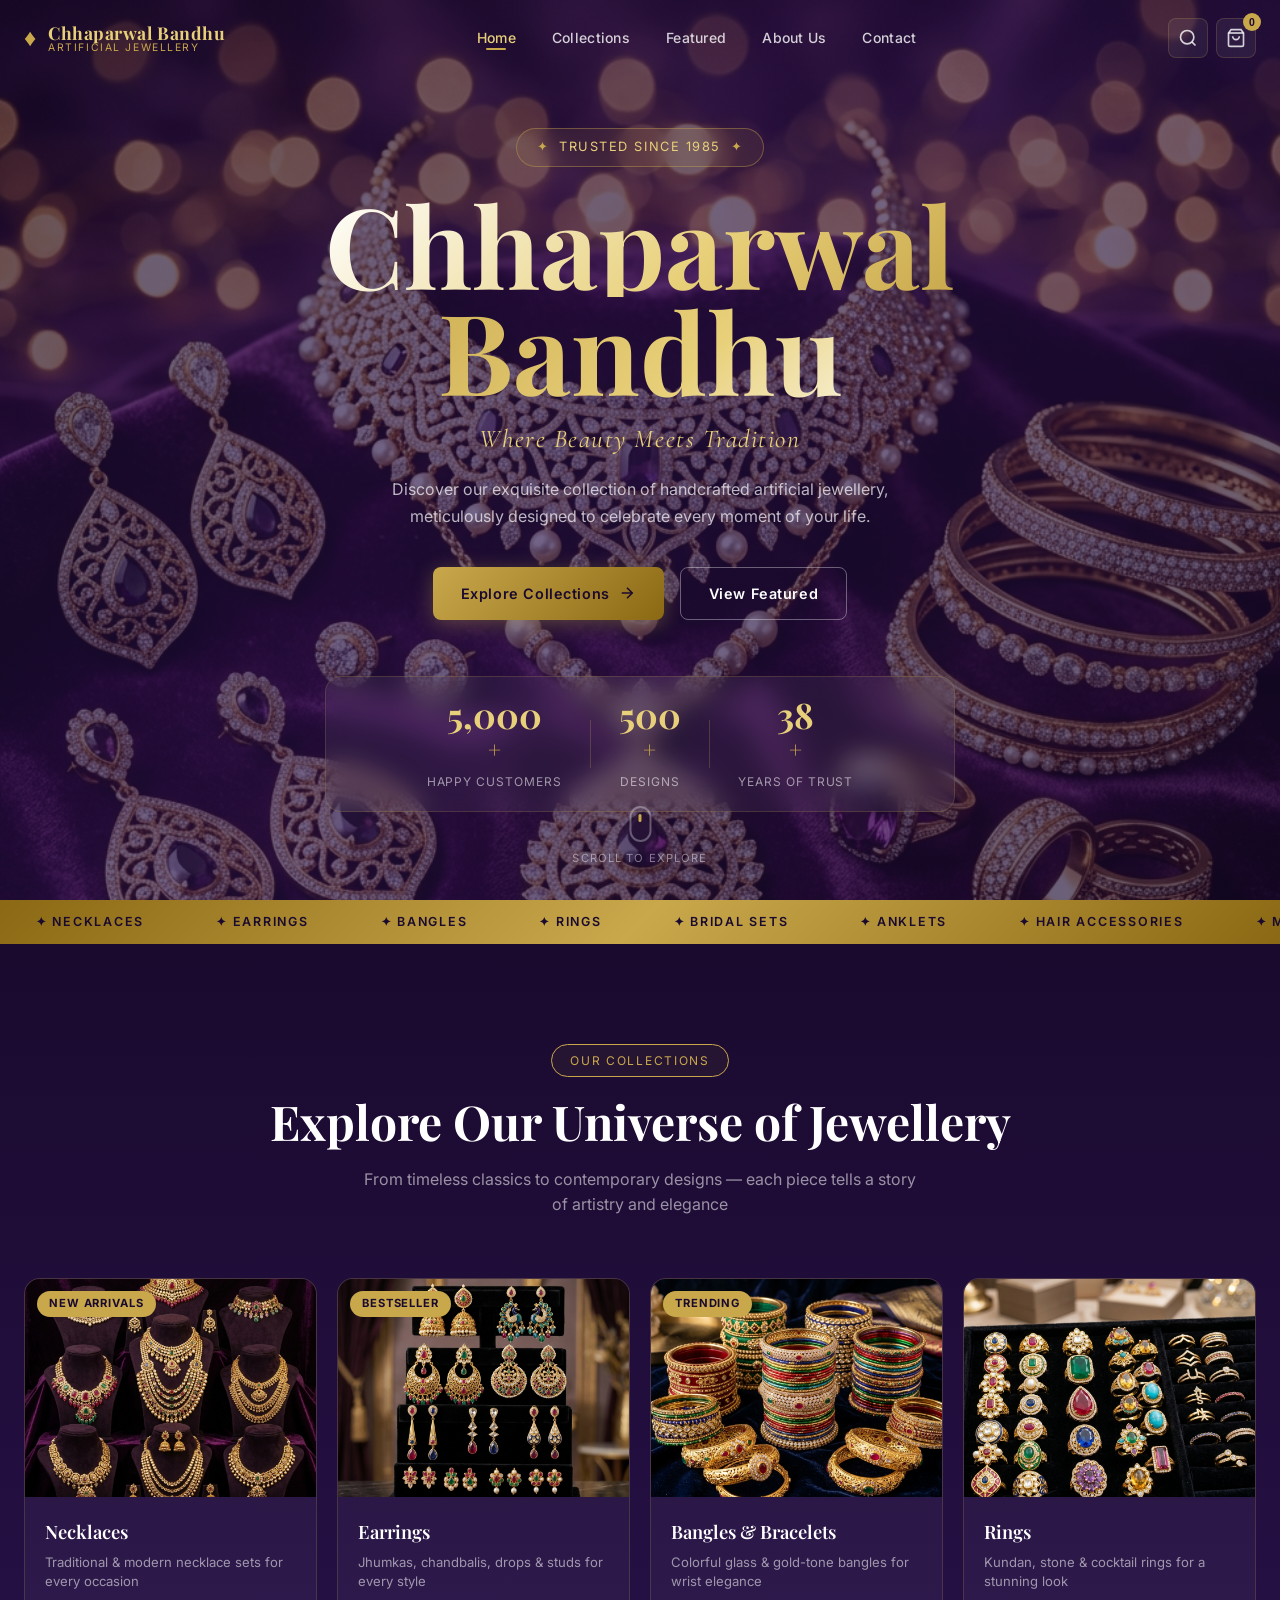
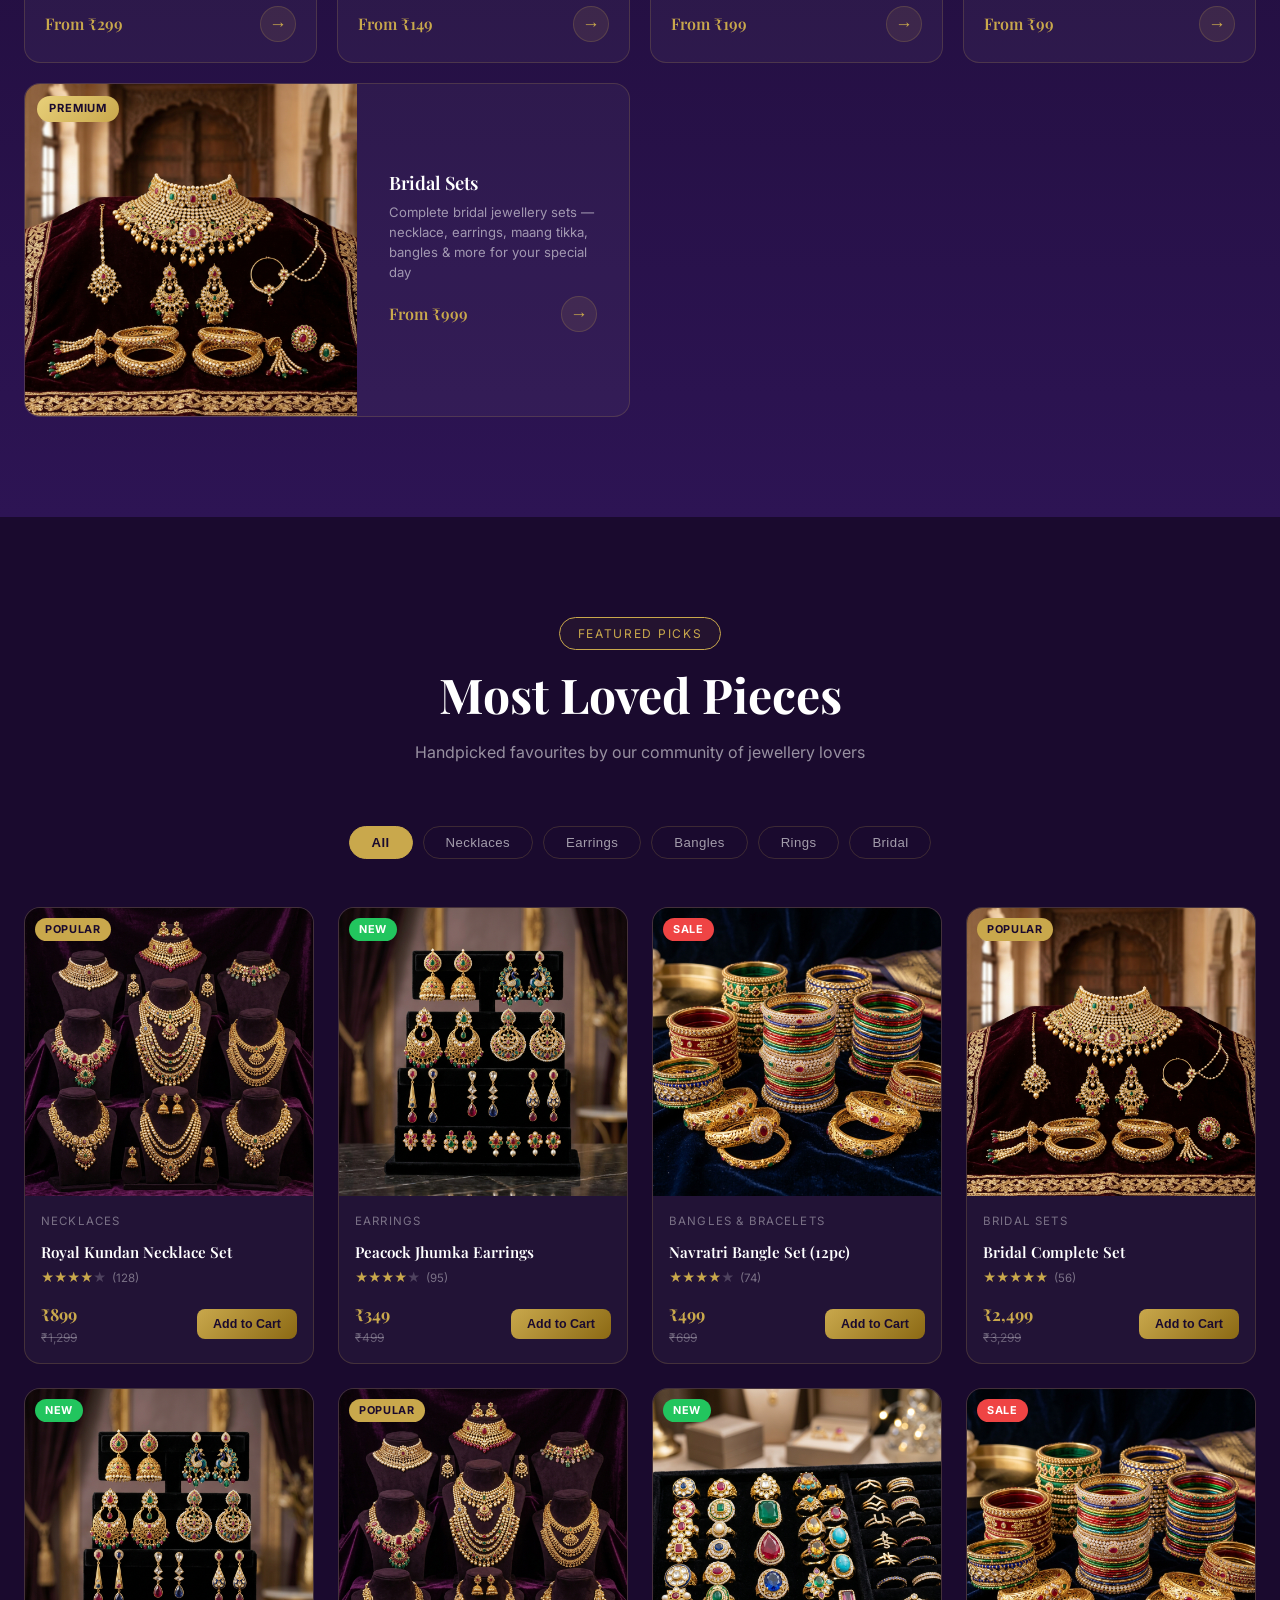
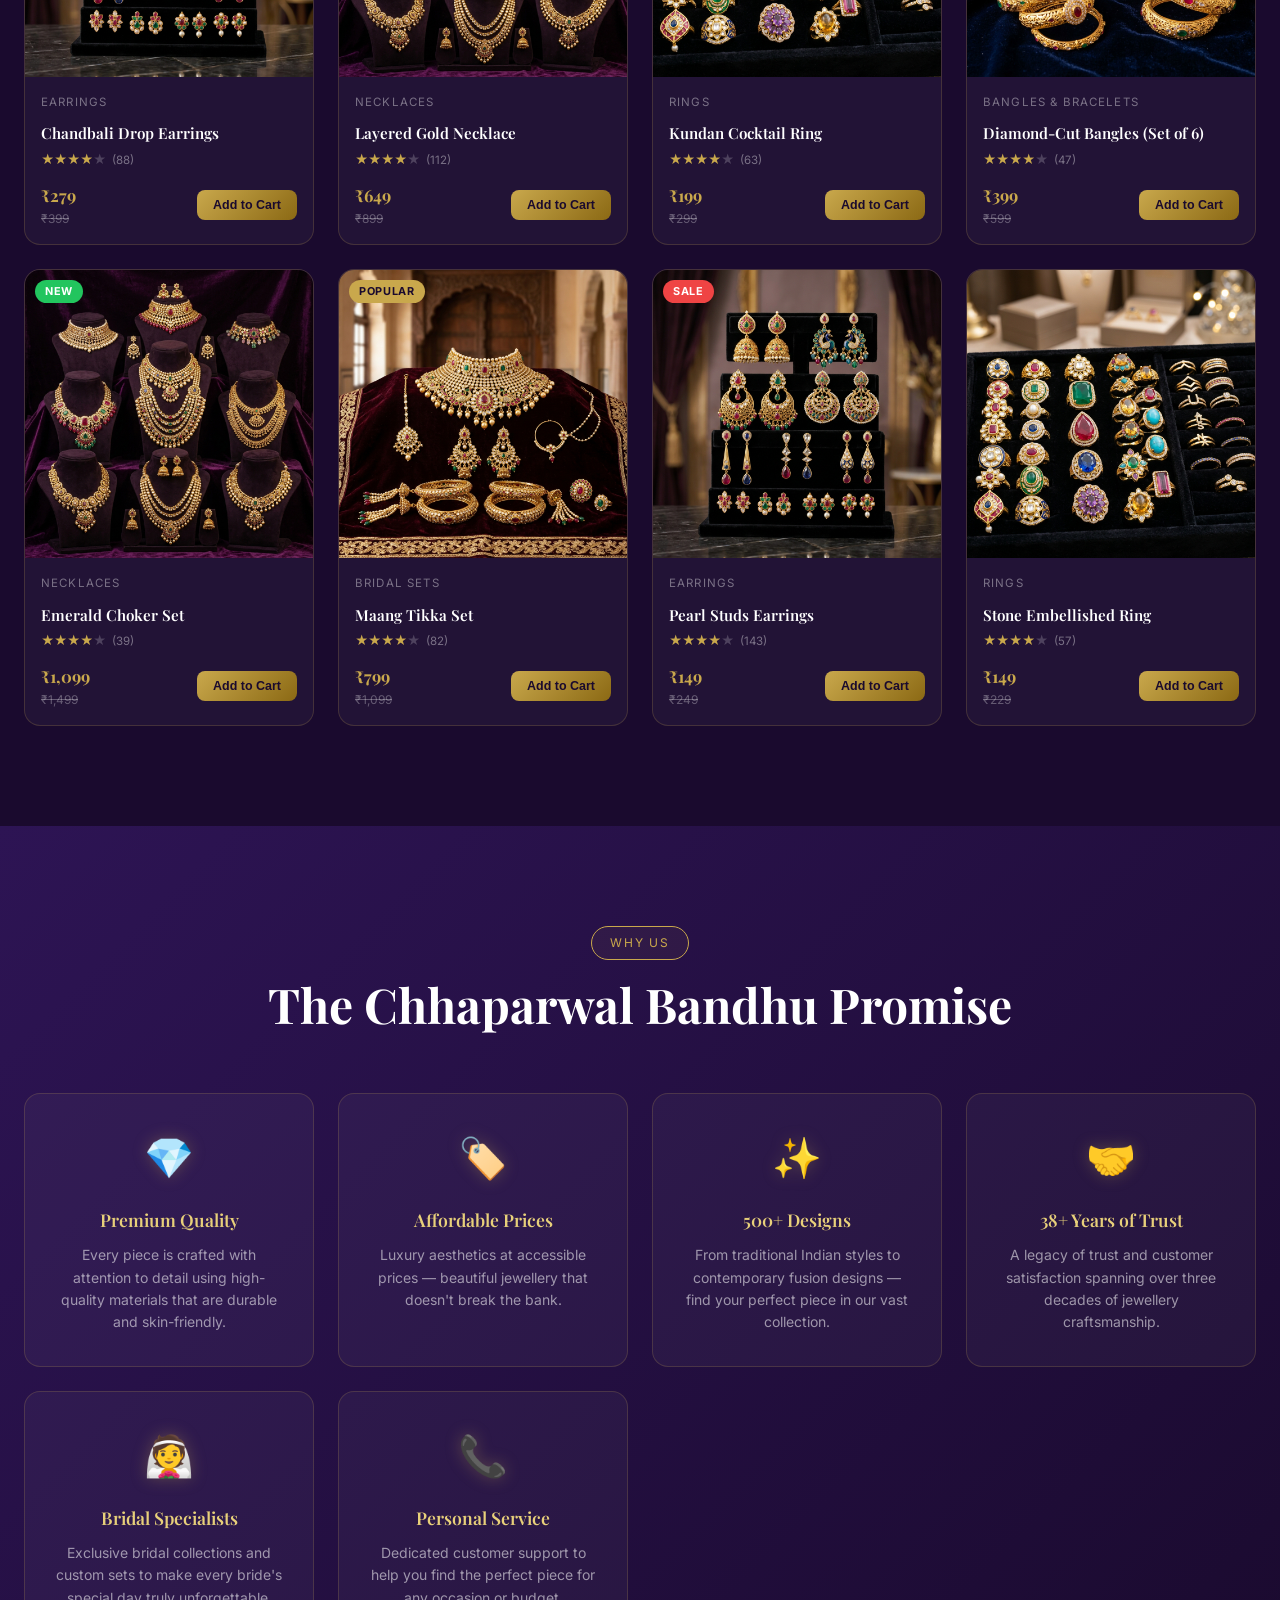
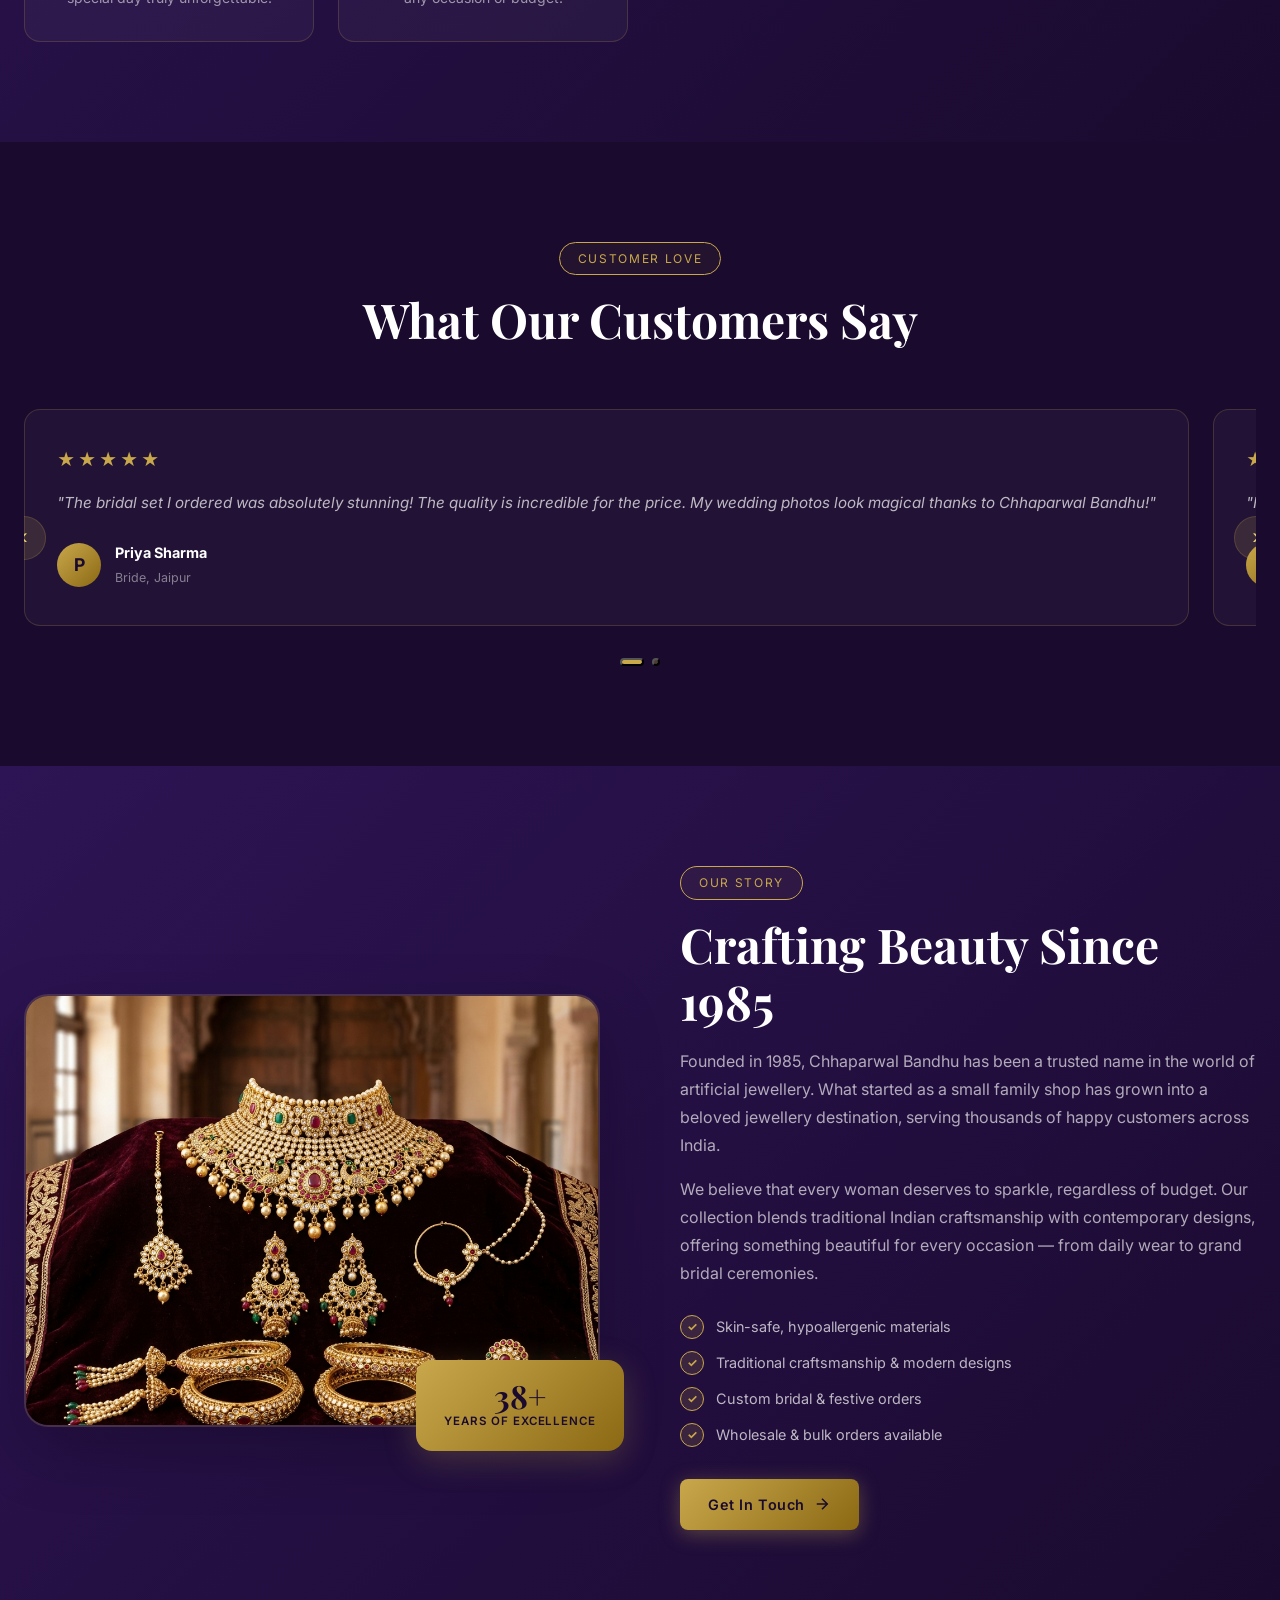
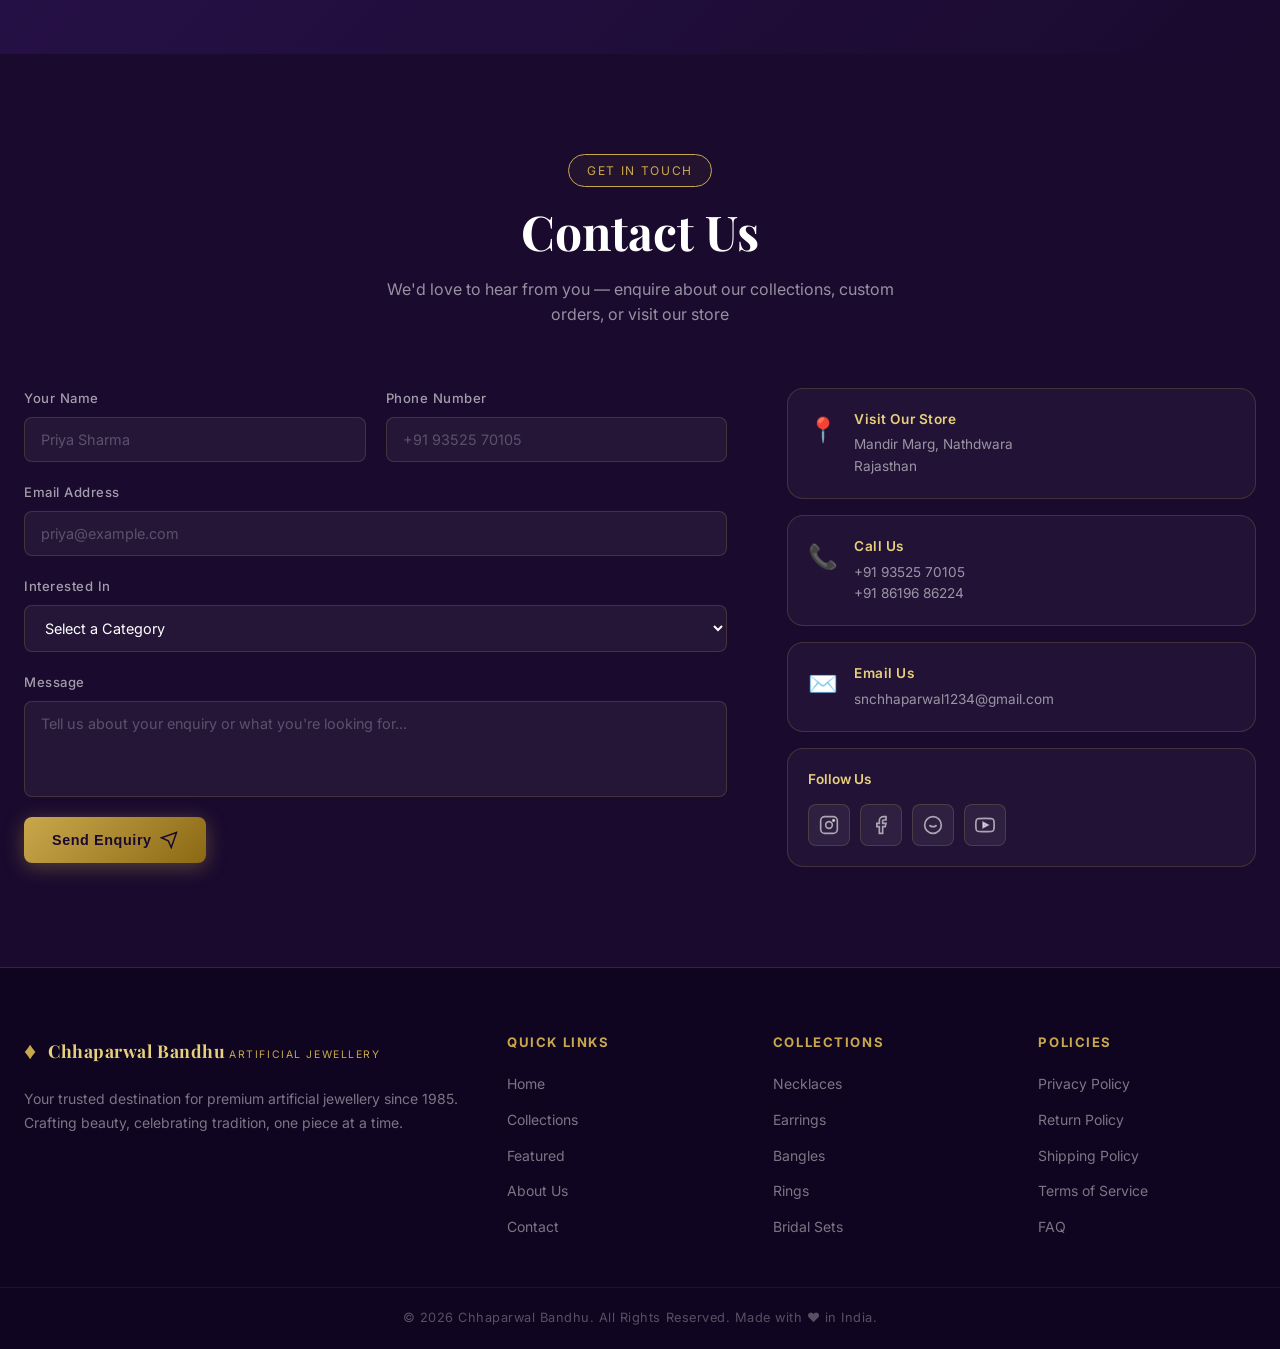
<file: index.html>
<!DOCTYPE html>
<html lang="en">

<head>
  <meta charset="UTF-8" />
  <meta name="viewport" content="width=device-width, initial-scale=1.0" />
  <title>Chhaparwal Bandhu – Exquisite Artificial Jewellery</title>
  <meta name="description"
    content="Chhaparwal Bandhu – Your trusted destination for premium artificial jewellery. Explore stunning necklaces, earrings, bangles, bridal sets and more." />
  <meta name="keywords"
    content="artificial jewellery, imitation jewellery, bridal jewellery, necklaces, earrings, bangles, rings, Chhaparwal Bandhu" />

  <!-- Google Fonts -->
  <link rel="preconnect" href="https://fonts.googleapis.com" />
  <link rel="preconnect" href="https://fonts.gstatic.com" crossorigin />
  <link
    href="https://fonts.googleapis.com/css2?family=Playfair+Display:ital,wght@0,400;0,600;0,700;1,400;1,600&family=Inter:wght@300;400;500;600&family=Cormorant+Garamond:ital,wght@0,400;0,600;1,400&display=swap"
    rel="stylesheet" />

  <link rel="stylesheet" href="style.css" />
</head>

<body>

  <!-- ===== NAVBAR ===== -->
  <nav id="navbar" class="navbar">
    <div class="nav-container">
      <div class="nav-logo">
        <span class="logo-icon">♦</span>
        <div class="logo-text">
          <span class="logo-main">Chhaparwal Bandhu</span>
          <span class="logo-sub">Artificial Jewellery</span>
        </div>
      </div>
      <ul class="nav-links" id="navLinks">
        <li><a href="#home" class="nav-link active" id="nav-home">Home</a></li>
        <li><a href="#collections" class="nav-link" id="nav-collections">Collections</a></li>
        <li><a href="#featured" class="nav-link" id="nav-featured">Featured</a></li>
        <li><a href="#about" class="nav-link" id="nav-about">About Us</a></li>
        <li><a href="#contact" class="nav-link" id="nav-contact">Contact</a></li>
      </ul>
      <div class="nav-actions">
        <button class="nav-search-btn" id="navSearchBtn" aria-label="Search">
          <svg width="20" height="20" viewBox="0 0 24 24" fill="none" stroke="currentColor" stroke-width="2">
            <circle cx="11" cy="11" r="8" />
            <path d="m21 21-4.35-4.35" />
          </svg>
        </button>
        <button class="nav-cart-btn" id="navCartBtn" aria-label="Shopping Cart">
          <svg width="20" height="20" viewBox="0 0 24 24" fill="none" stroke="currentColor" stroke-width="2">
            <path d="M6 2 3 6v14a2 2 0 0 0 2 2h14a2 2 0 0 0 2-2V6l-3-4z" />
            <line x1="3" y1="6" x2="21" y2="6" />
            <path d="M16 10a4 4 0 0 1-8 0" />
          </svg>
          <span class="cart-count" id="cartCount">0</span>
        </button>
        <button class="hamburger" id="hamburger" aria-label="Toggle Menu">
          <span></span><span></span><span></span>
        </button>
      </div>
    </div>
  </nav>

  <!-- ===== HERO SECTION ===== -->
  <section id="home" class="hero">
    <div class="hero-bg">
      <div class="hero-particles" id="heroParticles"></div>
      <div class="hero-overlay"></div>
      <img src="jewellery_hero.png" alt="Chhaparwal Bandhu Jewellery Collection" class="hero-bg-img" />
    </div>
    <div class="hero-content">
      <div class="hero-badge">
        <span class="sparkle">✦</span> Trusted Since 1985 <span class="sparkle">✦</span>
      </div>
      <h1 class="hero-title">
        <span class="hero-title-line1">Chhaparwal</span>
        <span class="hero-title-line2">Bandhu</span>
      </h1>
      <p class="hero-tagline">Where Beauty Meets Tradition</p>
      <p class="hero-description">
        Discover our exquisite collection of handcrafted artificial jewellery,
        meticulously designed to celebrate every moment of your life.
      </p>
      <div class="hero-actions">
        <a href="#collections" class="btn btn-primary" id="heroShopBtn">
          Explore Collections
          <svg width="18" height="18" viewBox="0 0 24 24" fill="none" stroke="currentColor" stroke-width="2">
            <path d="M5 12h14" />
            <path d="m12 5 7 7-7 7" />
          </svg>
        </a>
        <a href="#featured" class="btn btn-outline" id="heroFeaturedBtn">View Featured</a>
      </div>
      <div class="hero-stats">
        <div class="stat-item">
          <span class="stat-number" data-count="5000">0</span><span class="stat-plus">+</span>
          <span class="stat-label">Happy Customers</span>
        </div>
        <div class="stat-divider"></div>
        <div class="stat-item">
          <span class="stat-number" data-count="500">0</span><span class="stat-plus">+</span>
          <span class="stat-label">Designs</span>
        </div>
        <div class="stat-divider"></div>
        <div class="stat-item">
          <span class="stat-number" data-count="38">0</span><span class="stat-plus">+</span>
          <span class="stat-label">Years of Trust</span>
        </div>
      </div>
    </div>
    <div class="hero-scroll-indicator">
      <div class="scroll-mouse">
        <div class="scroll-wheel"></div>
      </div>
      <span>Scroll to Explore</span>
    </div>
  </section>

  <!-- ===== MARQUEE BANNER ===== -->
  <div class="marquee-banner">
    <div class="marquee-track">
      <span>✦ Necklaces</span>
      <span>✦ Earrings</span>
      <span>✦ Bangles</span>
      <span>✦ Rings</span>
      <span>✦ Bridal Sets</span>
      <span>✦ Anklets</span>
      <span>✦ Hair Accessories</span>
      <span>✦ Maang Tikka</span>
      <span>✦ Necklaces</span>
      <span>✦ Earrings</span>
      <span>✦ Bangles</span>
      <span>✦ Rings</span>
      <span>✦ Bridal Sets</span>
      <span>✦ Anklets</span>
      <span>✦ Hair Accessories</span>
      <span>✦ Maang Tikka</span>
    </div>
  </div>

  <!-- ===== COLLECTIONS SECTION ===== -->
  <section id="collections" class="collections-section">
    <div class="container">
      <div class="section-header">
        <span class="section-badge">Our Collections</span>
        <h2 class="section-title">Explore Our Universe of Jewellery</h2>
        <p class="section-subtitle">From timeless classics to contemporary designs — each piece tells a story of
          artistry and elegance</p>
      </div>

      <div class="collections-grid">
        <!-- Necklaces -->
        <div class="collection-card" id="card-necklaces">
          <div class="collection-img-wrap">
            <img src="necklaces_collection.png" alt="Necklaces Collection" class="collection-img" loading="lazy" />
            <div class="collection-overlay">
              <button class="collection-view-btn" onclick="openModal('necklaces')">View All</button>
            </div>
            <div class="collection-badge-tag">New Arrivals</div>
          </div>
          <div class="collection-info">
            <h3 class="collection-name">Necklaces</h3>
            <p class="collection-desc">Traditional & modern necklace sets for every occasion</p>
            <div class="collection-footer">
              <span class="collection-price">From ₹299</span>
              <button class="collection-arrow-btn" onclick="openModal('necklaces')"
                aria-label="View Necklaces">→</button>
            </div>
          </div>
        </div>

        <!-- Earrings -->
        <div class="collection-card" id="card-earrings">
          <div class="collection-img-wrap">
            <img src="earrings_collection.png" alt="Earrings Collection" class="collection-img" loading="lazy" />
            <div class="collection-overlay">
              <button class="collection-view-btn" onclick="openModal('earrings')">View All</button>
            </div>
            <div class="collection-badge-tag">Bestseller</div>
          </div>
          <div class="collection-info">
            <h3 class="collection-name">Earrings</h3>
            <p class="collection-desc">Jhumkas, chandbalis, drops & studs for every style</p>
            <div class="collection-footer">
              <span class="collection-price">From ₹149</span>
              <button class="collection-arrow-btn" onclick="openModal('earrings')" aria-label="View Earrings">→</button>
            </div>
          </div>
        </div>

        <!-- Bangles -->
        <div class="collection-card" id="card-bangles">
          <div class="collection-img-wrap">
            <img src="bangles_collection.png" alt="Bangles Collection" class="collection-img" loading="lazy" />
            <div class="collection-overlay">
              <button class="collection-view-btn" onclick="openModal('bangles')">View All</button>
            </div>
            <div class="collection-badge-tag">Trending</div>
          </div>
          <div class="collection-info">
            <h3 class="collection-name">Bangles & Bracelets</h3>
            <p class="collection-desc">Colorful glass & gold-tone bangles for wrist elegance</p>
            <div class="collection-footer">
              <span class="collection-price">From ₹199</span>
              <button class="collection-arrow-btn" onclick="openModal('bangles')" aria-label="View Bangles">→</button>
            </div>
          </div>
        </div>

        <!-- Rings -->
        <div class="collection-card" id="card-rings">
          <div class="collection-img-wrap">
            <img src="rings_collection.png" alt="Rings Collection" class="collection-img" loading="lazy" />
            <div class="collection-overlay">
              <button class="collection-view-btn" onclick="openModal('rings')">View All</button>
            </div>
          </div>
          <div class="collection-info">
            <h3 class="collection-name">Rings</h3>
            <p class="collection-desc">Kundan, stone & cocktail rings for a stunning look</p>
            <div class="collection-footer">
              <span class="collection-price">From ₹99</span>
              <button class="collection-arrow-btn" onclick="openModal('rings')" aria-label="View Rings">→</button>
            </div>
          </div>
        </div>

        <!-- Bridal Sets -->
        <div class="collection-card collection-card--wide" id="card-bridal">
          <div class="collection-img-wrap">
            <img src="bridal_sets.png" alt="Bridal Sets Collection" class="collection-img" loading="lazy" />
            <div class="collection-overlay">
              <button class="collection-view-btn" onclick="openModal('bridal')">View All</button>
            </div>
            <div class="collection-badge-tag collection-badge-tag--gold">Premium</div>
          </div>
          <div class="collection-info">
            <h3 class="collection-name">Bridal Sets</h3>
            <p class="collection-desc">Complete bridal jewellery sets — necklace, earrings, maang tikka, bangles & more
              for your special day</p>
            <div class="collection-footer">
              <span class="collection-price">From ₹999</span>
              <button class="collection-arrow-btn" onclick="openModal('bridal')"
                aria-label="View Bridal Sets">→</button>
            </div>
          </div>
        </div>
      </div>
    </div>
  </section>

  <!-- ===== FEATURED PRODUCTS ===== -->
  <section id="featured" class="featured-section">
    <div class="container">
      <div class="section-header">
        <span class="section-badge">Featured Picks</span>
        <h2 class="section-title">Most Loved Pieces</h2>
        <p class="section-subtitle">Handpicked favourites by our community of jewellery lovers</p>
      </div>

      <!-- Filter Buttons -->
      <div class="filter-strip">
        <button class="filter-btn active" id="filter-all" onclick="filterProducts('all')">All</button>
        <button class="filter-btn" id="filter-necklaces" onclick="filterProducts('necklaces')">Necklaces</button>
        <button class="filter-btn" id="filter-earrings" onclick="filterProducts('earrings')">Earrings</button>
        <button class="filter-btn" id="filter-bangles" onclick="filterProducts('bangles')">Bangles</button>
        <button class="filter-btn" id="filter-rings" onclick="filterProducts('rings')">Rings</button>
        <button class="filter-btn" id="filter-bridal" onclick="filterProducts('bridal')">Bridal</button>
      </div>

      <div class="products-grid" id="productsGrid">
        <!-- Products injected by JS -->
      </div>
    </div>
  </section>

  <!-- ===== WHY CHOOSE US ===== -->
  <section class="why-section">
    <div class="container">
      <div class="section-header">
        <span class="section-badge">Why Us</span>
        <h2 class="section-title">The Chhaparwal Bandhu Promise</h2>
      </div>
      <div class="why-grid">
        <div class="why-card" id="why-quality">
          <div class="why-icon">💎</div>
          <h3>Premium Quality</h3>
          <p>Every piece is crafted with attention to detail using high-quality materials that are durable and
            skin-friendly.</p>
        </div>
        <div class="why-card" id="why-price">
          <div class="why-icon">🏷️</div>
          <h3>Affordable Prices</h3>
          <p>Luxury aesthetics at accessible prices — beautiful jewellery that doesn't break the bank.</p>
        </div>
        <div class="why-card" id="why-variety">
          <div class="why-icon">✨</div>
          <h3>500+ Designs</h3>
          <p>From traditional Indian styles to contemporary fusion designs — find your perfect piece in our vast
            collection.</p>
        </div>
        <div class="why-card" id="why-trust">
          <div class="why-icon">🤝</div>
          <h3>38+ Years of Trust</h3>
          <p>A legacy of trust and customer satisfaction spanning over three decades of jewellery craftsmanship.</p>
        </div>
        <div class="why-card" id="why-bridal">
          <div class="why-icon">👰</div>
          <h3>Bridal Specialists</h3>
          <p>Exclusive bridal collections and custom sets to make every bride's special day truly unforgettable.</p>
        </div>
        <div class="why-card" id="why-service">
          <div class="why-icon">📞</div>
          <h3>Personal Service</h3>
          <p>Dedicated customer support to help you find the perfect piece for any occasion or budget.</p>
        </div>
      </div>
    </div>
  </section>

  <!-- ===== TESTIMONIALS ===== -->
  <section class="testimonials-section">
    <div class="container">
      <div class="section-header">
        <span class="section-badge">Customer Love</span>
        <h2 class="section-title">What Our Customers Say</h2>
      </div>
      <div class="testimonials-carousel" id="testimonialsCarousel">
        <div class="testimonials-track" id="testimonialsTrack">
          <div class="testimonial-card">
            <div class="stars">★★★★★</div>
            <p>"The bridal set I ordered was absolutely stunning! The quality is incredible for the price. My wedding
              photos look magical thanks to Chhaparwal Bandhu!"</p>
            <div class="testimonial-author">
              <div class="author-avatar">P</div>
              <div>
                <strong>Priya Sharma</strong>
                <span>Bride, Jaipur</span>
              </div>
            </div>
          </div>
          <div class="testimonial-card">
            <div class="stars">★★★★★</div>
            <p>"I've been buying from Chhaparwal Bandhu for 10 years. The jhumkas I got last week are my absolute
              favorites — so intricate and beautiful!"</p>
            <div class="testimonial-author">
              <div class="author-avatar">A</div>
              <div>
                <strong>Anita Verma</strong>
                <span>Regular Customer, Delhi</span>
              </div>
            </div>
          </div>
          <div class="testimonial-card">
            <div class="stars">★★★★★</div>
            <p>"The customer service is outstanding. They helped me pick the perfect set for my sister's wedding mahendi
              ceremony. Highly recommend!"</p>
            <div class="testimonial-author">
              <div class="author-avatar">S</div>
              <div>
                <strong>Sunita Gupta</strong>
                <span>Customer, Mumbai</span>
              </div>
            </div>
          </div>
          <div class="testimonial-card">
            <div class="stars">★★★★★</div>
            <p>"The bangles are so vibrant and well-made! I ordered a set for Navratri and received so many compliments.
              Will definitely order again!"</p>
            <div class="testimonial-author">
              <div class="author-avatar">R</div>
              <div>
                <strong>Rekha Patel</strong>
                <span>Customer, Ahmedabad</span>
              </div>
            </div>
          </div>
          <div class="testimonial-card">
            <div class="stars">★★★★★</div>
            <p>"Absolutely love their collection! The necklace set with matching earrings is perfect for every ethnic
              outfit. Great quality, great price!"</p>
            <div class="testimonial-author">
              <div class="author-avatar">M</div>
              <div>
                <strong>Meena Joshi</strong>
                <span>Customer, Pune</span>
              </div>
            </div>
          </div>
        </div>
        <button class="carousel-btn carousel-prev" id="carouselPrev" aria-label="Previous testimonial">‹</button>
        <button class="carousel-btn carousel-next" id="carouselNext" aria-label="Next testimonial">›</button>
        <div class="carousel-dots" id="carouselDots"></div>
      </div>
    </div>
  </section>

  <!-- ===== ABOUT SECTION ===== -->
  <section id="about" class="about-section">
    <div class="container">
      <div class="about-grid">
        <div class="about-image-block">
          <div class="about-img-frame">
            <img src="bridal_sets.png" alt="About Chhaparwal Bandhu" class="about-img" loading="lazy" />
          </div>
          <div class="about-tag-card">
            <span class="about-tag-number">38+</span>
            <span class="about-tag-text">Years of Excellence</span>
          </div>
        </div>
        <div class="about-content">
          <span class="section-badge">Our Story</span>
          <h2 class="section-title" style="text-align:left;">Crafting Beauty Since 1985</h2>
          <p class="about-text">
            Founded in 1985, Chhaparwal Bandhu has been a trusted name in the world of artificial jewellery.
            What started as a small family shop has grown into a beloved jewellery destination, serving thousands
            of happy customers across India.
          </p>
          <p class="about-text">
            We believe that every woman deserves to sparkle, regardless of budget. Our collection blends
            traditional Indian craftsmanship with contemporary designs, offering something beautiful for
            every occasion — from daily wear to grand bridal ceremonies.
          </p>
          <div class="about-features">
            <div class="about-feature-item">
              <span class="feature-check">✓</span>
              <span>Skin-safe, hypoallergenic materials</span>
            </div>
            <div class="about-feature-item">
              <span class="feature-check">✓</span>
              <span>Traditional craftsmanship & modern designs</span>
            </div>
            <div class="about-feature-item">
              <span class="feature-check">✓</span>
              <span>Custom bridal & festive orders</span>
            </div>
            <div class="about-feature-item">
              <span class="feature-check">✓</span>
              <span>Wholesale & bulk orders available</span>
            </div>
          </div>
          <a href="#contact" class="btn btn-primary" id="aboutContactBtn">
            Get In Touch
            <svg width="18" height="18" viewBox="0 0 24 24" fill="none" stroke="currentColor" stroke-width="2">
              <path d="M5 12h14" />
              <path d="m12 5 7 7-7 7" />
            </svg>
          </a>
        </div>
      </div>
    </div>
  </section>

  <!-- ===== CONTACT SECTION ===== -->
  <section id="contact" class="contact-section">
    <div class="container">
      <div class="section-header">
        <span class="section-badge">Get In Touch</span>
        <h2 class="section-title">Contact Us</h2>
        <p class="section-subtitle">We'd love to hear from you — enquire about our collections, custom orders, or visit
          our store</p>
      </div>
      <div class="contact-grid">
        <div class="contact-form-block">
          <form id="contactForm" class="contact-form" onsubmit="submitForm(event)">
            <div class="form-row">
              <div class="form-group">
                <label for="formName">Your Name</label>
                <input type="text" id="formName" name="name" placeholder="Priya Sharma" required />
              </div>
              <div class="form-group">
                <label for="formPhone">Phone Number</label>
                <input type="tel" id="formPhone" name="phone" placeholder="+91 93525 70105" required />
              </div>
            </div>
            <div class="form-group">
              <label for="formEmail">Email Address</label>
              <input type="email" id="formEmail" name="email" placeholder="priya@example.com" />
            </div>
            <div class="form-group">
              <label for="formCategory">Interested In</label>
              <select id="formCategory" name="category">
                <option value="">Select a Category</option>
                <option>Necklaces</option>
                <option>Earrings</option>
                <option>Bangles & Bracelets</option>
                <option>Rings</option>
                <option>Bridal Sets</option>
                <option>Wholesale / Bulk Order</option>
                <option>Custom Order</option>
              </select>
            </div>
            <div class="form-group">
              <label for="formMessage">Message</label>
              <textarea id="formMessage" name="message"
                placeholder="Tell us about your enquiry or what you're looking for..." rows="4"></textarea>
            </div>
            <button type="submit" class="btn btn-primary form-submit-btn" id="formSubmitBtn">
              Send Enquiry
              <svg width="18" height="18" viewBox="0 0 24 24" fill="none" stroke="currentColor" stroke-width="2">
                <path d="m22 2-7 20-4-9-9-4 20-7z" />
              </svg>
            </button>
          </form>
          <div class="form-success" id="formSuccess" style="display:none;">
            <div class="success-icon">✓</div>
            <h3>Thank You!</h3>
            <p>We've received your enquiry and will get back to you soon.</p>
          </div>
        </div>

        <div class="contact-info-block">
          <div class="contact-info-card" id="contact-address">
            <div class="contact-info-icon">📍</div>
            <div>
              <h4>Visit Our Store</h4>
              <p>Mandir Marg, Nathdwara<br />Rajasthan</p>
            </div>
          </div>
          <div class="contact-info-card" id="contact-phone">
            <div class="contact-info-icon">📞</div>
            <div>
              <h4>Call Us</h4>
              <p><a href="tel:+919352570105">+91 93525 70105</a><br /><a href="tel:+918619686224">+91 86196 86224</a></p>
            </div>
          </div>
          <div class="contact-info-card" id="contact-email">
            <div class="contact-info-icon">✉️</div>
            <div>
              <h4>Email Us</h4>
              <p><a href="mailto:snchhaparwal1234@gmail.com">snchhaparwal1234@gmail.com</a></p>
            </div>
          </div>
          <div class="social-links">
            <h4>Follow Us</h4>
            <div class="social-icons">
              <a href="#" class="social-btn" id="social-instagram" aria-label="Instagram">
                <svg width="20" height="20" viewBox="0 0 24 24" fill="none" stroke="currentColor" stroke-width="2">
                  <rect x="2" y="2" width="20" height="20" rx="5" ry="5" />
                  <circle cx="12" cy="12" r="4" />
                  <circle cx="17.5" cy="6.5" r="1" fill="currentColor" />
                </svg>
              </a>
              <a href="#" class="social-btn" id="social-facebook" aria-label="Facebook">
                <svg width="20" height="20" viewBox="0 0 24 24" fill="none" stroke="currentColor" stroke-width="2">
                  <path d="M18 2h-3a5 5 0 0 0-5 5v3H7v4h3v8h4v-8h3l1-4h-4V7a1 1 0 0 1 1-1h3z" />
                </svg>
              </a>
              <a href="#" class="social-btn" id="social-whatsapp" aria-label="WhatsApp">
                <svg width="20" height="20" viewBox="0 0 24 24" fill="none" stroke="currentColor" stroke-width="2">
                  <circle cx="12" cy="12" r="10" />
                  <path d="M8 12s.5 2 4 2 4-2 4-2" />
                  <line x1="9" y1="9" x2="9.01" y2="9" />
                  <line x1="15" y1="9" x2="15.01" y2="9" />
                </svg>
              </a>
              <a href="#" class="social-btn" id="social-youtube" aria-label="YouTube">
                <svg width="20" height="20" viewBox="0 0 24 24" fill="none" stroke="currentColor" stroke-width="2">
                  <path
                    d="M22.54 6.42a2.78 2.78 0 0 0-1.95-1.96C18.88 4 12 4 12 4s-6.88 0-8.59.46a2.78 2.78 0 0 0-1.95 1.96A29 29 0 0 0 1 12a29 29 0 0 0 .46 5.57A2.78 2.78 0 0 0 3.41 19.5C5.12 20 12 20 12 20s6.88 0 8.59-.46a2.78 2.78 0 0 0 1.95-1.96A29 29 0 0 0 23 12a29 29 0 0 0-.46-5.58z" />
                  <polygon points="9.75 15.02 15.5 12 9.75 8.98 9.75 15.02" fill="currentColor" />
                </svg>
              </a>
            </div>
          </div>
        </div>
      </div>
    </div>
  </section>

  <!-- ===== FOOTER ===== -->
  <footer class="footer">
    <div class="footer-top">
      <div class="container">
        <div class="footer-grid">
          <div class="footer-brand">
            <div class="footer-logo">
              <span class="logo-icon">♦</span>
              <div>
                <span class="logo-main">Chhaparwal Bandhu</span>
                <span class="logo-sub">Artificial Jewellery</span>
              </div>
            </div>
            <p class="footer-brand-desc">Your trusted destination for premium artificial jewellery since 1985. Crafting
              beauty, celebrating tradition, one piece at a time.</p>
          </div>
          <div class="footer-links-col">
            <h5>Quick Links</h5>
            <ul>
              <li><a href="#home">Home</a></li>
              <li><a href="#collections">Collections</a></li>
              <li><a href="#featured">Featured</a></li>
              <li><a href="#about">About Us</a></li>
              <li><a href="#contact">Contact</a></li>
            </ul>
          </div>
          <div class="footer-links-col">
            <h5>Collections</h5>
            <ul>
              <li><a href="#collections">Necklaces</a></li>
              <li><a href="#collections">Earrings</a></li>
              <li><a href="#collections">Bangles</a></li>
              <li><a href="#collections">Rings</a></li>
              <li><a href="#collections">Bridal Sets</a></li>
            </ul>
          </div>
          <div class="footer-links-col">
            <h5>Policies</h5>
            <ul>
              <li><a href="#" onclick="openPolicy('privacy'); return false;">Privacy Policy</a></li>
              <li><a href="#" onclick="openPolicy('return'); return false;">Return Policy</a></li>
              <li><a href="#" onclick="openPolicy('shipping'); return false;">Shipping Policy</a></li>
              <li><a href="#" onclick="openPolicy('terms'); return false;">Terms of Service</a></li>
              <li><a href="#" onclick="openPolicy('faq'); return false;">FAQ</a></li>
            </ul>
          </div>
        </div>
      </div>
    </div>
    <div class="footer-bottom">
      <div class="container">
        <p>© 2026 Chhaparwal Bandhu. All Rights Reserved. Made with ♥ in India.</p>
      </div>
    </div>
  </footer>

  <!-- ===== MODAL ===== -->
  <div class="modal-overlay" id="modalOverlay" onclick="closeModal()">
    <div class="modal" id="modal" onclick="event.stopPropagation()">
      <button class="modal-close" id="modalCloseBtn" onclick="closeModal()" aria-label="Close Modal">✕</button>
      <div class="modal-content" id="modalContent"></div>
    </div>
  </div>

  <!-- ===== CART SIDEBAR ===== -->
  <div class="cart-overlay" id="cartOverlay" onclick="closeCart()"></div>
  <div class="cart-sidebar" id="cartSidebar">
    <div class="cart-header">
      <h3>Your Cart</h3>
      <button onclick="closeCart()" aria-label="Close cart" id="cartCloseBtn">✕</button>
    </div>
    <div class="cart-items" id="cartItems">
      <div class="cart-empty">
        <div class="cart-empty-icon">🛍️</div>
        <p>Your cart is empty</p>
        <a href="#collections" onclick="closeCart()" class="btn btn-primary btn-sm">Start Shopping</a>
      </div>
    </div>
    <div class="cart-footer" id="cartFooter" style="display:none;">
      <div class="cart-total">
        <span>Total:</span>
        <span id="cartTotal">₹0</span>
      </div>
      <button class="btn btn-primary" id="checkoutBtn" onclick="checkout()">📱 Order via WhatsApp</button>
    </div>
  </div>

  <!-- ===== BACK TO TOP ===== -->
  <button class="back-to-top" id="backToTop" onclick="scrollToTop()" aria-label="Back to top">↑</button>

  <!-- ===== TOAST ===== -->
  <div class="toast" id="toast"></div>

  <!-- ===== SEARCH OVERLAY ===== -->
  <div class="search-overlay" id="searchOverlay" onclick="closeSearch(event)">
    <div class="search-panel" id="searchPanel">
      <div class="search-header">
        <div class="search-input-wrap">
          <svg class="search-icon-input" width="20" height="20" viewBox="0 0 24 24" fill="none" stroke="currentColor" stroke-width="2"><circle cx="11" cy="11" r="8"/><path d="m21 21-4.35-4.35"/></svg>
          <input
            type="text"
            id="searchInput"
            class="search-input"
            placeholder="Search jewellery... e.g. necklace, jhumka, bridal"
            autocomplete="off"
            oninput="handleSearch(this.value)"
          />
          <button class="search-clear-btn" id="searchClearBtn" onclick="clearSearch()" aria-label="Clear search">✕</button>
        </div>
        <button class="search-close-btn" id="searchCloseBtn" onclick="closeSearch()" aria-label="Close search">Close</button>
      </div>

      <div class="search-body" id="searchBody">
        <!-- Default state -->
        <div class="search-suggestions" id="searchSuggestions">
          <p class="search-hint">Popular Searches</p>
          <div class="search-tags">
            <button class="search-tag" onclick="quickSearch('Necklace')">Necklace</button>
            <button class="search-tag" onclick="quickSearch('Jhumka')">Jhumka</button>
            <button class="search-tag" onclick="quickSearch('Bridal')">Bridal Set</button>
            <button class="search-tag" onclick="quickSearch('Bangle')">Bangle</button>
            <button class="search-tag" onclick="quickSearch('Ring')">Ring</button>
            <button class="search-tag" onclick="quickSearch('Kundan')">Kundan</button>
            <button class="search-tag" onclick="quickSearch('Earring')">Earring</button>
            <button class="search-tag" onclick="quickSearch('Gold')">Gold Tone</button>
          </div>
        </div>

        <!-- Results -->
        <div class="search-results" id="searchResults" style="display:none;">
          <p class="search-results-count" id="searchResultsCount"></p>
          <div class="search-results-grid" id="searchResultsGrid"></div>
        </div>

        <!-- No results -->
        <div class="search-no-results" id="searchNoResults" style="display:none;">
          <div class="no-results-icon">🔍</div>
          <h3>No results found</h3>
          <p>Try a different keyword like "necklace", "bangle" or "bridal"</p>
        </div>
      </div>
    </div>
  </div>

  <!-- ===== POLICY MODAL ===== -->
  <div class="policy-overlay" id="policyOverlay" onclick="closePolicyModal(event)">
    <div class="policy-modal" id="policyModal" onclick="event.stopPropagation()">
      <div class="policy-modal-header">
        <div class="policy-modal-title-wrap">
          <span class="policy-modal-icon" id="policyIcon"></span>
          <h2 class="policy-modal-title" id="policyTitle"></h2>
        </div>
        <button class="policy-modal-close" id="policyCloseBtn" onclick="closePolicyModal()" aria-label="Close Policy">✕</button>
      </div>
      <div class="policy-modal-body" id="policyBody"></div>
    </div>
  </div>

  <script src="script.js"></script>
</body>

</html>
</file>
<file: style.css>
/* ============================================
   CHHAPARWAL BANDHU – PREMIUM CSS
   ============================================ */

/* ---- CSS Variables ---- */
:root {
  --gold-primary: #c9a84c;
  --gold-light: #e8d07a;
  --gold-dark: #8b6914;
  --purple-deep: #1a0a2e;
  --purple-mid: #2d1454;
  --purple-accent: #6b21a8;
  --purple-light: #9333ea;
  --cream: #fdf8f0;
  --cream-dark: #f5ead8;
  --text-dark: #1a0a2e;
  --text-mid: #4a3560;
  --text-light: #8a7a9a;
  --white: #ffffff;
  --card-bg: rgba(255,255,255,0.06);
  --card-border: rgba(201,168,76,0.2);

  --font-display: 'Playfair Display', serif;
  --font-body: 'Inter', sans-serif;
  --font-accent: 'Cormorant Garamond', serif;

  --shadow-sm: 0 2px 12px rgba(0,0,0,0.08);
  --shadow-md: 0 8px 32px rgba(0,0,0,0.14);
  --shadow-lg: 0 24px 64px rgba(0,0,0,0.22);
  --shadow-gold: 0 8px 32px rgba(201,168,76,0.25);

  --radius-sm: 8px;
  --radius-md: 16px;
  --radius-lg: 24px;
  --radius-xl: 40px;

  --transition: all 0.3s cubic-bezier(0.4, 0, 0.2, 1);
  --transition-slow: all 0.6s cubic-bezier(0.4, 0, 0.2, 1);
}

/* ---- Reset & Base ---- */
*, *::before, *::after {
  margin: 0;
  padding: 0;
  box-sizing: border-box;
}

html {
  scroll-behavior: smooth;
  font-size: 16px;
}

body {
  font-family: var(--font-body);
  background-color: var(--purple-deep);
  color: var(--white);
  line-height: 1.6;
  overflow-x: hidden;
}

a {
  text-decoration: none;
  color: inherit;
}

ul { list-style: none; }

img {
  max-width: 100%;
  display: block;
}

/* ---- Scrollbar ---- */
::-webkit-scrollbar { width: 6px; }
::-webkit-scrollbar-track { background: var(--purple-deep); }
::-webkit-scrollbar-thumb { background: var(--gold-primary); border-radius: 3px; }

/* ---- Container ---- */
.container {
  max-width: 1280px;
  margin: 0 auto;
  padding: 0 24px;
}

/* ============================================
   NAVBAR
   ============================================ */
.navbar {
  position: fixed;
  top: 0;
  left: 0;
  right: 0;
  z-index: 1000;
  padding: 0;
  transition: var(--transition);
}

.navbar.scrolled {
  background: rgba(26, 10, 46, 0.95);
  backdrop-filter: blur(24px);
  -webkit-backdrop-filter: blur(24px);
  border-bottom: 1px solid var(--card-border);
  box-shadow: var(--shadow-md);
}

.nav-container {
  max-width: 1280px;
  margin: 0 auto;
  padding: 0 24px;
  height: 76px;
  display: flex;
  align-items: center;
  justify-content: space-between;
  gap: 24px;
}

.nav-logo {
  display: flex;
  align-items: center;
  gap: 12px;
  flex-shrink: 0;
}

.logo-icon {
  font-size: 24px;
  color: var(--gold-primary);
  display: flex;
  animation: logoPulse 3s ease-in-out infinite;
}

@keyframes logoPulse {
  0%, 100% { text-shadow: 0 0 8px rgba(201,168,76,0.4); }
  50% { text-shadow: 0 0 20px rgba(201,168,76,0.8); }
}

.logo-text {
  display: flex;
  flex-direction: column;
  line-height: 1.1;
}

.logo-main {
  font-family: var(--font-display);
  font-size: 1.1rem;
  font-weight: 700;
  color: var(--gold-light);
  letter-spacing: 0.03em;
}

.logo-sub {
  font-size: 0.65rem;
  color: var(--gold-primary);
  letter-spacing: 0.15em;
  text-transform: uppercase;
}

.nav-links {
  display: flex;
  align-items: center;
  gap: 4px;
}

.nav-link {
  padding: 8px 16px;
  font-size: 0.875rem;
  font-weight: 500;
  color: rgba(255,255,255,0.8);
  border-radius: var(--radius-sm);
  transition: var(--transition);
  letter-spacing: 0.02em;
  position: relative;
}

.nav-link::after {
  content: '';
  position: absolute;
  bottom: 4px;
  left: 50%;
  transform: translateX(-50%) scaleX(0);
  width: 20px;
  height: 2px;
  background: var(--gold-primary);
  border-radius: 1px;
  transition: var(--transition);
}

.nav-link:hover, .nav-link.active {
  color: var(--gold-light);
}

.nav-link:hover::after, .nav-link.active::after {
  transform: translateX(-50%) scaleX(1);
}

.nav-actions {
  display: flex;
  align-items: center;
  gap: 8px;
}

.nav-search-btn, .nav-cart-btn {
  display: flex;
  align-items: center;
  justify-content: center;
  width: 40px;
  height: 40px;
  border: 1px solid var(--card-border);
  background: var(--card-bg);
  border-radius: var(--radius-sm);
  color: rgba(255,255,255,0.8);
  cursor: pointer;
  transition: var(--transition);
}

.nav-search-btn:hover, .nav-cart-btn:hover {
  border-color: var(--gold-primary);
  color: var(--gold-light);
  background: rgba(201,168,76,0.1);
}

.nav-cart-btn {
  position: relative;
}

.cart-count {
  position: absolute;
  top: -6px;
  right: -6px;
  background: var(--gold-primary);
  color: var(--purple-deep);
  font-size: 0.65rem;
  font-weight: 700;
  width: 18px;
  height: 18px;
  border-radius: 50%;
  display: flex;
  align-items: center;
  justify-content: center;
}

.hamburger {
  display: none;
  flex-direction: column;
  gap: 5px;
  padding: 8px;
  background: none;
  border: none;
  cursor: pointer;
}

.hamburger span {
  display: block;
  width: 24px;
  height: 2px;
  background: var(--gold-light);
  border-radius: 1px;
  transition: var(--transition);
}

/* ============================================
   HERO
   ============================================ */
.hero {
  position: relative;
  min-height: 100vh;
  display: flex;
  align-items: center;
  justify-content: center;
  overflow: hidden;
}

.hero-bg {
  position: absolute;
  inset: 0;
  z-index: 0;
}

.hero-bg-img {
  width: 100%;
  height: 100%;
  object-fit: cover;
  opacity: 0.35;
  transform: scale(1.05);
  animation: heroZoom 20s ease-in-out infinite alternate;
}

@keyframes heroZoom {
  from { transform: scale(1.05); }
  to { transform: scale(1.12); }
}

.hero-overlay {
  position: absolute;
  inset: 0;
  background: linear-gradient(
    135deg,
    rgba(26, 10, 46, 0.85) 0%,
    rgba(45, 20, 84, 0.7) 50%,
    rgba(26, 10, 46, 0.9) 100%
  );
}

.hero-particles {
  position: absolute;
  inset: 0;
  pointer-events: none;
}

.particle {
  position: absolute;
  border-radius: 50%;
  background: var(--gold-primary);
  opacity: 0;
  animation: floatParticle linear infinite;
}

@keyframes floatParticle {
  0% { transform: translateY(100vh) scale(0); opacity: 0; }
  10% { opacity: 0.6; }
  90% { opacity: 0.3; }
  100% { transform: translateY(-10vh) scale(1); opacity: 0; }
}

.hero-content {
  position: relative;
  z-index: 1;
  text-align: center;
  max-width: 860px;
  padding: 120px 24px 80px;
  animation: heroFadeIn 1s ease-out;
}

@keyframes heroFadeIn {
  from { opacity: 0; transform: translateY(40px); }
  to { opacity: 1; transform: translateY(0); }
}

.hero-badge {
  display: inline-flex;
  align-items: center;
  gap: 10px;
  padding: 8px 20px;
  border: 1px solid rgba(201,168,76,0.4);
  border-radius: 100px;
  font-size: 0.8rem;
  letter-spacing: 0.12em;
  text-transform: uppercase;
  color: var(--gold-light);
  background: rgba(201,168,76,0.08);
  margin-bottom: 24px;
  backdrop-filter: blur(8px);
}

.sparkle {
  color: var(--gold-primary);
  animation: sparkle 2s ease-in-out infinite;
}

@keyframes sparkle {
  0%, 100% { opacity: 1; transform: scale(1); }
  50% { opacity: 0.5; transform: scale(1.3) rotate(15deg); }
}

.hero-title {
  font-family: var(--font-display);
  font-size: clamp(3.5rem, 10vw, 7rem);
  font-weight: 700;
  line-height: 0.95;
  margin-bottom: 16px;
}

.hero-title-line1 {
  display: block;
  background: linear-gradient(135deg, var(--white) 0%, var(--gold-light) 60%, var(--gold-primary) 100%);
  -webkit-background-clip: text;
  -webkit-text-fill-color: transparent;
  background-clip: text;
}

.hero-title-line2 {
  display: block;
  background: linear-gradient(135deg, var(--gold-primary) 0%, var(--gold-light) 60%, var(--white) 100%);
  -webkit-background-clip: text;
  -webkit-text-fill-color: transparent;
  background-clip: text;
}

.hero-tagline {
  font-family: var(--font-accent);
  font-size: clamp(1.1rem, 3vw, 1.6rem);
  font-style: italic;
  color: var(--gold-light);
  margin-bottom: 16px;
  letter-spacing: 0.06em;
}

.hero-description {
  font-size: 1rem;
  color: rgba(255,255,255,0.7);
  max-width: 560px;
  margin: 0 auto 36px;
  line-height: 1.7;
}

.hero-actions {
  display: flex;
  gap: 16px;
  justify-content: center;
  flex-wrap: wrap;
  margin-bottom: 56px;
}

/* ---- Buttons ---- */
.btn {
  display: inline-flex;
  align-items: center;
  gap: 8px;
  padding: 14px 28px;
  border-radius: var(--radius-sm);
  font-size: 0.9rem;
  font-weight: 600;
  letter-spacing: 0.04em;
  cursor: pointer;
  transition: var(--transition);
  border: none;
  text-decoration: none;
}

.btn-primary {
  background: linear-gradient(135deg, var(--gold-primary) 0%, var(--gold-dark) 100%);
  color: var(--purple-deep);
  box-shadow: 0 4px 20px rgba(201,168,76,0.35);
}

.btn-primary:hover {
  transform: translateY(-2px);
  box-shadow: 0 8px 30px rgba(201,168,76,0.5);
  background: linear-gradient(135deg, var(--gold-light) 0%, var(--gold-primary) 100%);
}

.btn-outline {
  background: transparent;
  color: var(--white);
  border: 1.5px solid rgba(255,255,255,0.35);
}

.btn-outline:hover {
  border-color: var(--gold-primary);
  color: var(--gold-light);
  background: rgba(201,168,76,0.08);
  transform: translateY(-2px);
}

.btn-sm {
  padding: 10px 20px;
  font-size: 0.825rem;
}

.hero-stats {
  display: flex;
  align-items: center;
  justify-content: center;
  gap: 0;
  background: rgba(255,255,255,0.05);
  border: 1px solid rgba(201,168,76,0.2);
  border-radius: var(--radius-md);
  padding: 20px 32px;
  backdrop-filter: blur(12px);
  flex-wrap: wrap;
}

.stat-item {
  display: flex;
  flex-direction: column;
  align-items: center;
  padding: 0 28px;
}

.stat-number {
  font-family: var(--font-display);
  font-size: 2.2rem;
  font-weight: 700;
  color: var(--gold-light);
  line-height: 1;
}

.stat-plus {
  font-family: var(--font-display);
  font-size: 1.4rem;
  color: var(--gold-primary);
  vertical-align: super;
}

.stat-label {
  font-size: 0.75rem;
  color: rgba(255,255,255,0.55);
  letter-spacing: 0.08em;
  margin-top: 4px;
  text-transform: uppercase;
}

.stat-divider {
  width: 1px;
  height: 48px;
  background: rgba(201,168,76,0.25);
}

.hero-scroll-indicator {
  position: absolute;
  bottom: 32px;
  left: 50%;
  transform: translateX(-50%);
  display: flex;
  flex-direction: column;
  align-items: center;
  gap: 8px;
  z-index: 2;
  color: rgba(255,255,255,0.45);
  font-size: 0.7rem;
  letter-spacing: 0.1em;
  text-transform: uppercase;
  animation: scrollBounce 2s ease-in-out infinite;
}

@keyframes scrollBounce {
  0%, 100% { transform: translateX(-50%) translateY(0); }
  50% { transform: translateX(-50%) translateY(8px); }
}

.scroll-mouse {
  width: 22px;
  height: 36px;
  border: 2px solid rgba(255,255,255,0.3);
  border-radius: 11px;
  display: flex;
  justify-content: center;
  padding-top: 6px;
}

.scroll-wheel {
  width: 3px;
  height: 8px;
  background: var(--gold-primary);
  border-radius: 2px;
  animation: scrollWheel 2s ease-in-out infinite;
}

@keyframes scrollWheel {
  0%, 100% { opacity: 1; transform: translateY(0); }
  50% { opacity: 0; transform: translateY(8px); }
}

/* ============================================
   MARQUEE BANNER
   ============================================ */
.marquee-banner {
  background: linear-gradient(135deg, var(--gold-dark) 0%, var(--gold-primary) 50%, var(--gold-dark) 100%);
  padding: 12px 0;
  overflow: hidden;
  position: relative;
}

.marquee-track {
  display: flex;
  gap: 0;
  animation: marquee 25s linear infinite;
  white-space: nowrap;
}

.marquee-track span {
  display: inline-block;
  padding: 0 36px;
  font-size: 0.78rem;
  font-weight: 600;
  letter-spacing: 0.14em;
  text-transform: uppercase;
  color: var(--purple-deep);
}

@keyframes marquee {
  from { transform: translateX(0); }
  to { transform: translateX(-50%); }
}

/* ============================================
   SECTIONS COMMON
   ============================================ */
.collections-section,
.featured-section,
.about-section,
.contact-section {
  padding: 100px 0;
}

.why-section, .testimonials-section {
  padding: 100px 0;
}

.section-header {
  text-align: center;
  margin-bottom: 60px;
}

.section-badge {
  display: inline-block;
  padding: 6px 18px;
  border: 1px solid var(--gold-primary);
  border-radius: 100px;
  font-size: 0.75rem;
  letter-spacing: 0.14em;
  text-transform: uppercase;
  color: var(--gold-primary);
  margin-bottom: 16px;
  background: rgba(201,168,76,0.06);
}

.section-title {
  font-family: var(--font-display);
  font-size: clamp(1.8rem, 5vw, 3rem);
  font-weight: 700;
  color: var(--white);
  line-height: 1.2;
  margin-bottom: 16px;
}

.section-subtitle {
  font-size: 1rem;
  color: rgba(255,255,255,0.55);
  max-width: 560px;
  margin: 0 auto;
  line-height: 1.6;
}

/* ============================================
   COLLECTIONS GRID
   ============================================ */
.collections-section {
  background: linear-gradient(180deg, var(--purple-deep) 0%, var(--purple-mid) 100%);
}

.collections-grid {
  display: grid;
  grid-template-columns: repeat(4, 1fr);
  grid-template-rows: auto auto;
  gap: 20px;
}

.collection-card {
  background: rgba(255,255,255,0.04);
  border: 1px solid var(--card-border);
  border-radius: var(--radius-md);
  overflow: hidden;
  transition: var(--transition);
  cursor: pointer;
}

.collection-card:hover {
  transform: translateY(-6px);
  border-color: var(--gold-primary);
  box-shadow: var(--shadow-gold);
}

.collection-card--wide {
  grid-column: span 2;
  display: flex;
  flex-direction: row;
}

.collection-card--wide .collection-img-wrap {
  width: 55%;
  flex-shrink: 0;
}

.collection-card--wide .collection-info {
  flex: 1;
  display: flex;
  flex-direction: column;
  justify-content: center;
  padding: 32px;
}

.collection-img-wrap {
  position: relative;
  overflow: hidden;
  aspect-ratio: 4/3;
}

.collection-card--wide .collection-img-wrap {
  aspect-ratio: unset;
}

.collection-img {
  width: 100%;
  height: 100%;
  object-fit: cover;
  transition: transform 0.6s cubic-bezier(0.4, 0, 0.2, 1);
}

.collection-card:hover .collection-img {
  transform: scale(1.08);
}

.collection-overlay {
  position: absolute;
  inset: 0;
  background: rgba(26,10,46,0.7);
  display: flex;
  align-items: center;
  justify-content: center;
  opacity: 0;
  transition: var(--transition);
}

.collection-card:hover .collection-overlay {
  opacity: 1;
}

.collection-view-btn {
  padding: 10px 24px;
  background: var(--gold-primary);
  color: var(--purple-deep);
  border: none;
  border-radius: var(--radius-sm);
  font-size: 0.85rem;
  font-weight: 700;
  letter-spacing: 0.06em;
  cursor: pointer;
  transform: translateY(12px);
  transition: var(--transition);
}

.collection-card:hover .collection-view-btn {
  transform: translateY(0);
}

.collection-badge-tag {
  position: absolute;
  top: 12px;
  left: 12px;
  padding: 4px 12px;
  background: var(--gold-primary);
  color: var(--purple-deep);
  font-size: 0.7rem;
  font-weight: 700;
  letter-spacing: 0.08em;
  text-transform: uppercase;
  border-radius: 100px;
}

.collection-badge-tag--gold {
  background: linear-gradient(135deg, var(--gold-light), var(--gold-primary));
}

.collection-info {
  padding: 20px;
}

.collection-name {
  font-family: var(--font-display);
  font-size: 1.15rem;
  font-weight: 600;
  color: var(--white);
  margin-bottom: 6px;
}

.collection-desc {
  font-size: 0.82rem;
  color: rgba(255,255,255,0.55);
  margin-bottom: 14px;
  line-height: 1.5;
}

.collection-footer {
  display: flex;
  align-items: center;
  justify-content: space-between;
}

.collection-price {
  font-family: var(--font-display);
  font-size: 1rem;
  font-weight: 600;
  color: var(--gold-primary);
}

.collection-arrow-btn {
  width: 36px;
  height: 36px;
  border-radius: 50%;
  background: rgba(201,168,76,0.1);
  border: 1px solid var(--card-border);
  color: var(--gold-primary);
  font-size: 1.1rem;
  cursor: pointer;
  display: flex;
  align-items: center;
  justify-content: center;
  transition: var(--transition);
}

.collection-arrow-btn:hover {
  background: var(--gold-primary);
  color: var(--purple-deep);
}

/* ============================================
   FEATURED PRODUCTS
   ============================================ */
.featured-section {
  background: var(--purple-deep);
}

.filter-strip {
  display: flex;
  gap: 10px;
  justify-content: center;
  flex-wrap: wrap;
  margin-bottom: 48px;
}

.filter-btn {
  padding: 8px 22px;
  border: 1px solid var(--card-border);
  background: transparent;
  color: rgba(255,255,255,0.6);
  border-radius: 100px;
  font-size: 0.825rem;
  font-weight: 500;
  cursor: pointer;
  transition: var(--transition);
  letter-spacing: 0.03em;
}

.filter-btn:hover, .filter-btn.active {
  background: var(--gold-primary);
  border-color: var(--gold-primary);
  color: var(--purple-deep);
  font-weight: 700;
}

.products-grid {
  display: grid;
  grid-template-columns: repeat(auto-fill, minmax(240px, 1fr));
  gap: 24px;
}

.product-card {
  background: rgba(255,255,255,0.04);
  border: 1px solid var(--card-border);
  border-radius: var(--radius-md);
  overflow: hidden;
  transition: var(--transition);
  animation: productFadeIn 0.4s ease-out;
}

@keyframes productFadeIn {
  from { opacity: 0; transform: scale(0.95); }
  to { opacity: 1; transform: scale(1); }
}

.product-card:hover {
  transform: translateY(-4px);
  border-color: rgba(201,168,76,0.5);
  box-shadow: var(--shadow-gold);
}

.product-img-wrap {
  position: relative;
  aspect-ratio: 1;
  overflow: hidden;
}

.product-img {
  width: 100%;
  height: 100%;
  object-fit: cover;
  transition: transform 0.5s ease;
}

.product-card:hover .product-img {
  transform: scale(1.07);
}

.product-wishlist {
  position: absolute;
  top: 10px;
  right: 10px;
  width: 34px;
  height: 34px;
  border-radius: 50%;
  background: rgba(26,10,46,0.75);
  border: 1px solid var(--card-border);
  color: var(--white);
  font-size: 1rem;
  cursor: pointer;
  display: flex;
  align-items: center;
  justify-content: center;
  transition: var(--transition);
  opacity: 0;
}

.product-card:hover .product-wishlist {
  opacity: 1;
}

.product-wishlist.active {
  opacity: 1;
  color: #e74c7a;
  border-color: rgba(231,76,122,0.4);
}

.product-tag-label {
  position: absolute;
  top: 10px;
  left: 10px;
  padding: 3px 10px;
  border-radius: 100px;
  font-size: 0.68rem;
  font-weight: 700;
  text-transform: uppercase;
  letter-spacing: 0.06em;
}

.product-tag-label.new { background: #22c55e; color: #fff; }
.product-tag-label.sale { background: #ef4444; color: #fff; }
.product-tag-label.popular { background: var(--gold-primary); color: var(--purple-deep); }

.product-info {
  padding: 16px;
}

.product-name {
  font-family: var(--font-display);
  font-size: 0.95rem;
  font-weight: 600;
  color: var(--white);
  margin-bottom: 4px;
  white-space: nowrap;
  overflow: hidden;
  text-overflow: ellipsis;
}

.product-category {
  font-size: 0.72rem;
  color: rgba(255,255,255,0.4);
  text-transform: uppercase;
  letter-spacing: 0.1em;
  margin-bottom: 10px;
}

.product-rating {
  display: flex;
  align-items: center;
  gap: 6px;
  margin-bottom: 12px;
}

.stars-small { color: var(--gold-primary); font-size: 0.8rem; }
.rating-count { font-size: 0.72rem; color: rgba(255,255,255,0.4); }

.product-footer {
  display: flex;
  align-items: center;
  justify-content: space-between;
  gap: 8px;
}

.product-price-block {
  display: flex;
  flex-direction: column;
}

.product-price {
  font-family: var(--font-display);
  font-size: 1.05rem;
  font-weight: 700;
  color: var(--gold-primary);
}

.product-price-old {
  font-size: 0.75rem;
  color: rgba(255,255,255,0.3);
  text-decoration: line-through;
}

.product-add-btn {
  padding: 8px 16px;
  background: linear-gradient(135deg, var(--gold-primary), var(--gold-dark));
  color: var(--purple-deep);
  border: none;
  border-radius: var(--radius-sm);
  font-size: 0.78rem;
  font-weight: 700;
  cursor: pointer;
  transition: var(--transition);
  white-space: nowrap;
}

.product-add-btn:hover {
  transform: scale(1.04);
  box-shadow: 0 4px 16px rgba(201,168,76,0.4);
}

/* ============================================
   WHY SECTION
   ============================================ */
.why-section {
  background: linear-gradient(135deg, var(--purple-mid) 0%, var(--purple-deep) 100%);
}

.why-grid {
  display: grid;
  grid-template-columns: repeat(auto-fill, minmax(280px, 1fr));
  gap: 24px;
}

.why-card {
  background: rgba(255,255,255,0.04);
  border: 1px solid var(--card-border);
  border-radius: var(--radius-md);
  padding: 32px 28px;
  text-align: center;
  transition: var(--transition);
}

.why-card:hover {
  border-color: var(--gold-primary);
  background: rgba(201,168,76,0.06);
  transform: translateY(-4px);
  box-shadow: var(--shadow-gold);
}

.why-icon {
  font-size: 2.5rem;
  margin-bottom: 16px;
  display: block;
  filter: drop-shadow(0 0 8px rgba(201,168,76,0.3));
}

.why-card h3 {
  font-family: var(--font-display);
  font-size: 1.1rem;
  font-weight: 600;
  color: var(--gold-light);
  margin-bottom: 10px;
}

.why-card p {
  font-size: 0.875rem;
  color: rgba(255,255,255,0.55);
  line-height: 1.6;
}

/* ============================================
   TESTIMONIALS
   ============================================ */
.testimonials-section {
  background: var(--purple-deep);
}

.testimonials-carousel {
  position: relative;
  overflow: hidden;
}

.testimonials-track {
  display: flex;
  gap: 24px;
  transition: transform 0.5s cubic-bezier(0.4, 0, 0.2, 1);
}

.testimonial-card {
  background: rgba(255,255,255,0.04);
  border: 1px solid var(--card-border);
  border-radius: var(--radius-md);
  padding: 36px 32px;
  min-width: calc(33.33% - 16px);
  flex-shrink: 0;
  transition: var(--transition);
}

.testimonial-card:hover {
  border-color: var(--gold-primary);
}

.stars {
  color: var(--gold-primary);
  font-size: 1.1rem;
  letter-spacing: 3px;
  margin-bottom: 16px;
}

.testimonial-card p {
  font-size: 0.95rem;
  color: rgba(255,255,255,0.7);
  line-height: 1.75;
  font-style: italic;
  margin-bottom: 24px;
}

.testimonial-author {
  display: flex;
  align-items: center;
  gap: 14px;
}

.author-avatar {
  width: 44px;
  height: 44px;
  border-radius: 50%;
  background: linear-gradient(135deg, var(--gold-primary), var(--gold-dark));
  color: var(--purple-deep);
  font-weight: 700;
  font-size: 1.1rem;
  display: flex;
  align-items: center;
  justify-content: center;
  flex-shrink: 0;
}

.testimonial-author strong {
  display: block;
  color: var(--white);
  font-size: 0.9rem;
}

.testimonial-author span {
  color: rgba(255,255,255,0.45);
  font-size: 0.78rem;
}

.carousel-btn {
  position: absolute;
  top: 50%;
  transform: translateY(-50%);
  width: 44px;
  height: 44px;
  border-radius: 50%;
  background: rgba(201,168,76,0.15);
  border: 1px solid var(--card-border);
  color: var(--gold-light);
  font-size: 1.4rem;
  cursor: pointer;
  transition: var(--transition);
  z-index: 2;
  display: flex;
  align-items: center;
  justify-content: center;
  line-height: 1;
}

.carousel-btn:hover {
  background: var(--gold-primary);
  color: var(--purple-deep);
}

.carousel-prev { left: -22px; }
.carousel-next { right: -22px; }

.carousel-dots {
  display: flex;
  justify-content: center;
  gap: 8px;
  margin-top: 32px;
}

.carousel-dot {
  width: 8px;
  height: 8px;
  border-radius: 50%;
  background: rgba(201,168,76,0.3);
  cursor: pointer;
  transition: var(--transition);
}

.carousel-dot.active {
  background: var(--gold-primary);
  width: 24px;
  border-radius: 4px;
}

/* ============================================
   ABOUT SECTION
   ============================================ */
.about-section {
  background: linear-gradient(135deg, var(--purple-mid) 0%, var(--purple-deep) 100%);
}

.about-grid {
  display: grid;
  grid-template-columns: 1fr 1fr;
  gap: 80px;
  align-items: center;
}

.about-image-block {
  position: relative;
}

.about-img-frame {
  border-radius: var(--radius-lg);
  overflow: hidden;
  border: 2px solid var(--card-border);
  box-shadow: var(--shadow-lg);
}

.about-img {
  width: 100%;
  aspect-ratio: 4/3;
  object-fit: cover;
  transition: transform 0.6s ease;
}

.about-img-frame:hover .about-img {
  transform: scale(1.04);
}

.about-tag-card {
  position: absolute;
  bottom: -24px;
  right: -24px;
  background: linear-gradient(135deg, var(--gold-primary), var(--gold-dark));
  padding: 20px 28px;
  border-radius: var(--radius-md);
  display: flex;
  flex-direction: column;
  text-align: center;
  box-shadow: var(--shadow-gold);
}

.about-tag-number {
  font-family: var(--font-display);
  font-size: 2rem;
  font-weight: 700;
  color: var(--purple-deep);
  line-height: 1;
}

.about-tag-text {
  font-size: 0.72rem;
  font-weight: 600;
  color: var(--purple-deep);
  text-transform: uppercase;
  letter-spacing: 0.08em;
}

.about-content {
  padding-bottom: 24px;
}

.about-text {
  color: rgba(255,255,255,0.65);
  font-size: 1rem;
  line-height: 1.75;
  margin-bottom: 16px;
}

.about-features {
  margin: 28px 0 32px;
  display: flex;
  flex-direction: column;
  gap: 12px;
}

.about-feature-item {
  display: flex;
  align-items: center;
  gap: 12px;
  font-size: 0.9rem;
  color: rgba(255,255,255,0.7);
}

.feature-check {
  width: 24px;
  height: 24px;
  border-radius: 50%;
  background: rgba(201,168,76,0.15);
  border: 1px solid var(--gold-primary);
  color: var(--gold-primary);
  display: flex;
  align-items: center;
  justify-content: center;
  font-size: 0.75rem;
  font-weight: 700;
  flex-shrink: 0;
}

/* ============================================
   CONTACT SECTION
   ============================================ */
.contact-section {
  background: var(--purple-deep);
}

.contact-grid {
  display: grid;
  grid-template-columns: 1.5fr 1fr;
  gap: 60px;
  align-items: start;
}

.contact-form {
  display: flex;
  flex-direction: column;
  gap: 20px;
}

.form-row {
  display: grid;
  grid-template-columns: 1fr 1fr;
  gap: 20px;
}

.form-group {
  display: flex;
  flex-direction: column;
  gap: 8px;
}

.form-group label {
  font-size: 0.82rem;
  font-weight: 500;
  color: rgba(255,255,255,0.6);
  letter-spacing: 0.04em;
}

.form-group input,
.form-group select,
.form-group textarea {
  padding: 13px 16px;
  background: rgba(255,255,255,0.05);
  border: 1px solid var(--card-border);
  border-radius: var(--radius-sm);
  color: var(--white);
  font-family: var(--font-body);
  font-size: 0.9rem;
  transition: var(--transition);
  outline: none;
  resize: none;
}

.form-group input::placeholder,
.form-group textarea::placeholder {
  color: rgba(255,255,255,0.25);
}

.form-group select option {
  background: var(--purple-mid);
  color: var(--white);
}

.form-group input:focus,
.form-group select:focus,
.form-group textarea:focus {
  border-color: var(--gold-primary);
  background: rgba(201,168,76,0.05);
  box-shadow: 0 0 0 3px rgba(201,168,76,0.12);
}

.form-submit-btn {
  width: fit-content;
}

.form-success {
  text-align: center;
  padding: 48px;
  border: 1px solid rgba(34,197,94,0.3);
  border-radius: var(--radius-md);
  background: rgba(34,197,94,0.05);
}

.success-icon {
  width: 64px;
  height: 64px;
  border-radius: 50%;
  background: linear-gradient(135deg, #22c55e, #16a34a);
  color: white;
  font-size: 1.6rem;
  display: flex;
  align-items: center;
  justify-content: center;
  margin: 0 auto 16px;
}

.form-success h3 {
  font-family: var(--font-display);
  font-size: 1.5rem;
  color: var(--white);
  margin-bottom: 8px;
}

.form-success p {
  color: rgba(255,255,255,0.6);
}

.contact-info-block {
  display: flex;
  flex-direction: column;
  gap: 16px;
}

.contact-info-card {
  display: flex;
  align-items: flex-start;
  gap: 16px;
  padding: 20px;
  background: rgba(255,255,255,0.04);
  border: 1px solid var(--card-border);
  border-radius: var(--radius-md);
  transition: var(--transition);
}

.contact-info-card:hover {
  border-color: var(--gold-primary);
  background: rgba(201,168,76,0.05);
}

.contact-info-icon {
  font-size: 1.5rem;
  flex-shrink: 0;
  margin-top: 2px;
}

.contact-info-card h4 {
  font-size: 0.85rem;
  font-weight: 600;
  color: var(--gold-light);
  margin-bottom: 4px;
  letter-spacing: 0.04em;
}

.contact-info-card p {
  font-size: 0.85rem;
  color: rgba(255,255,255,0.55);
  line-height: 1.6;
}

.contact-info-card a {
  color: rgba(255,255,255,0.55);
  transition: var(--transition);
}

.contact-info-card a:hover {
  color: var(--gold-light);
}

.social-links {
  padding: 20px;
  background: rgba(255,255,255,0.04);
  border: 1px solid var(--card-border);
  border-radius: var(--radius-md);
}

.social-links h4 {
  font-size: 0.85rem;
  font-weight: 600;
  color: var(--gold-light);
  margin-bottom: 14px;
}

.social-icons {
  display: flex;
  gap: 10px;
}

.social-btn {
  width: 42px;
  height: 42px;
  border-radius: var(--radius-sm);
  background: rgba(255,255,255,0.06);
  border: 1px solid var(--card-border);
  color: rgba(255,255,255,0.6);
  display: flex;
  align-items: center;
  justify-content: center;
  transition: var(--transition);
  cursor: pointer;
}

.social-btn:hover {
  background: var(--gold-primary);
  border-color: var(--gold-primary);
  color: var(--purple-deep);
  transform: translateY(-2px);
}

/* ============================================
   FOOTER
   ============================================ */
.footer {
  background: #0f0520;
  border-top: 1px solid var(--card-border);
}

.footer-top {
  padding: 64px 0 48px;
}

.footer-grid {
  display: grid;
  grid-template-columns: 2fr 1fr 1fr 1fr;
  gap: 48px;
}

.footer-logo {
  display: flex;
  align-items: center;
  gap: 12px;
  margin-bottom: 16px;
}

.footer-brand-desc {
  font-size: 0.875rem;
  color: rgba(255,255,255,0.45);
  line-height: 1.7;
}

.footer-links-col h5 {
  font-size: 0.82rem;
  font-weight: 700;
  letter-spacing: 0.12em;
  text-transform: uppercase;
  color: var(--gold-primary);
  margin-bottom: 18px;
}

.footer-links-col ul {
  display: flex;
  flex-direction: column;
  gap: 10px;
}

.footer-links-col li a {
  font-size: 0.875rem;
  color: rgba(255,255,255,0.45);
  transition: var(--transition);
}

.footer-links-col li a:hover {
  color: var(--gold-light);
  padding-left: 4px;
}

.footer-bottom {
  border-top: 1px solid rgba(255,255,255,0.06);
  padding: 20px 0;
}

.footer-bottom p {
  text-align: center;
  font-size: 0.8rem;
  color: rgba(255,255,255,0.3);
  letter-spacing: 0.04em;
}

/* ============================================
   MODAL
   ============================================ */
.modal-overlay {
  position: fixed;
  inset: 0;
  background: rgba(10,5,20,0.85);
  backdrop-filter: blur(12px);
  z-index: 2000;
  display: flex;
  align-items: center;
  justify-content: center;
  padding: 24px;
  opacity: 0;
  visibility: hidden;
  transition: var(--transition);
}

.modal-overlay.active {
  opacity: 1;
  visibility: visible;
}

.modal {
  background: var(--purple-mid);
  border: 1px solid var(--card-border);
  border-radius: var(--radius-lg);
  max-width: 680px;
  width: 100%;
  max-height: 85vh;
  overflow-y: auto;
  position: relative;
  transform: scale(0.92) translateY(20px);
  transition: var(--transition);
}

.modal-overlay.active .modal {
  transform: scale(1) translateY(0);
}

.modal-close {
  position: absolute;
  top: 16px;
  right: 16px;
  width: 36px;
  height: 36px;
  border-radius: 50%;
  background: rgba(255,255,255,0.08);
  border: 1px solid var(--card-border);
  color: rgba(255,255,255,0.6);
  cursor: pointer;
  font-size: 1rem;
  display: flex;
  align-items: center;
  justify-content: center;
  transition: var(--transition);
  z-index: 1;
}

.modal-close:hover {
  background: rgba(231,76,122,0.2);
  color: #e74c7a;
  border-color: rgba(231,76,122,0.3);
}

.modal-content {
  padding: 40px;
}

.modal-img {
  width: 100%;
  aspect-ratio: 4/3;
  object-fit: cover;
  border-radius: var(--radius-md);
  margin-bottom: 24px;
}

.modal-title {
  font-family: var(--font-display);
  font-size: 1.8rem;
  font-weight: 700;
  color: var(--white);
  margin-bottom: 12px;
}

.modal-desc {
  color: rgba(255,255,255,0.6);
  line-height: 1.7;
  margin-bottom: 24px;
}

.modal-price-range {
  display: flex;
  align-items: center;
  gap: 8px;
  margin-bottom: 24px;
}

.modal-price-label {
  font-size: 0.82rem;
  color: rgba(255,255,255,0.4);
}

.modal-price-value {
  font-family: var(--font-display);
  font-size: 1.4rem;
  font-weight: 700;
  color: var(--gold-primary);
}

.modal-action-btn {
  width: 100%;
  justify-content: center;
  font-size: 1rem;
  padding: 16px;
}

/* ============================================
   CART SIDEBAR
   ============================================ */
.cart-overlay {
  position: fixed;
  inset: 0;
  background: rgba(10,5,20,0.6);
  z-index: 1500;
  opacity: 0;
  visibility: hidden;
  transition: var(--transition);
}

.cart-overlay.active {
  opacity: 1;
  visibility: visible;
}

.cart-sidebar {
  position: fixed;
  top: 0;
  right: 0;
  bottom: 0;
  width: 380px;
  background: var(--purple-mid);
  border-left: 1px solid var(--card-border);
  z-index: 1600;
  transform: translateX(100%);
  transition: transform 0.4s cubic-bezier(0.4, 0, 0.2, 1);
  display: flex;
  flex-direction: column;
}

.cart-sidebar.active {
  transform: translateX(0);
}

.cart-header {
  display: flex;
  align-items: center;
  justify-content: space-between;
  padding: 24px;
  border-bottom: 1px solid var(--card-border);
}

.cart-header h3 {
  font-family: var(--font-display);
  font-size: 1.2rem;
  font-weight: 600;
  color: var(--white);
}

.cart-header button {
  width: 32px;
  height: 32px;
  border-radius: 50%;
  background: rgba(255,255,255,0.08);
  border: 1px solid var(--card-border);
  color: rgba(255,255,255,0.6);
  cursor: pointer;
  font-size: 0.9rem;
  display: flex;
  align-items: center;
  justify-content: center;
  transition: var(--transition);
}

.cart-header button:hover { background: rgba(231,76,122,0.2); color: #e74c7a; }

.cart-items {
  flex: 1;
  overflow-y: auto;
  padding: 16px;
}

.cart-empty {
  display: flex;
  flex-direction: column;
  align-items: center;
  justify-content: center;
  height: 100%;
  gap: 16px;
  padding: 40px;
  text-align: center;
}

.cart-empty-icon { font-size: 3rem; }
.cart-empty p { color: rgba(255,255,255,0.4); }

.cart-item {
  display: flex;
  gap: 12px;
  padding: 12px;
  border: 1px solid var(--card-border);
  border-radius: var(--radius-sm);
  margin-bottom: 10px;
  position: relative;
  background: rgba(255,255,255,0.03);
}

.cart-item-img {
  width: 60px;
  height: 60px;
  border-radius: 8px;
  object-fit: cover;
  flex-shrink: 0;
}

.cart-item-info {
  flex: 1;
  min-width: 0;
}

.cart-item-unit {
  font-size: 0.72rem;
  color: rgba(255,255,255,0.4);
  font-weight: 400;
}

.cart-item-right {
  display: flex;
  flex-direction: column;
  align-items: flex-end;
  gap: 10px;
  flex-shrink: 0;
}

.cart-item-subtotal {
  font-size: 0.95rem;
  font-weight: 700;
  color: var(--gold-primary);
}

/* Quantity controls */
.cart-qty-controls {
  display: flex;
  align-items: center;
  gap: 0;
  margin-top: 8px;
  border: 1px solid var(--card-border);
  border-radius: 8px;
  overflow: hidden;
  width: fit-content;
}

.cart-qty-btn {
  width: 30px;
  height: 28px;
  background: rgba(255,255,255,0.05);
  border: none;
  color: var(--white);
  font-size: 1rem;
  font-weight: 600;
  cursor: pointer;
  transition: var(--transition);
  display: flex;
  align-items: center;
  justify-content: center;
}

.cart-qty-btn:hover {
  background: rgba(201,168,76,0.2);
  color: var(--gold-primary);
}

.cart-qty-val {
  min-width: 32px;
  text-align: center;
  font-size: 0.88rem;
  font-weight: 700;
  color: var(--white);
  background: rgba(255,255,255,0.04);
  line-height: 28px;
  border-left: 1px solid var(--card-border);
  border-right: 1px solid var(--card-border);
}

.cart-item-remove {
  width: 28px;
  height: 28px;
  border-radius: 6px;
  background: rgba(231,76,122,0.1);
  border: 1px solid rgba(231,76,122,0.2);
  color: #e74c7a;
  font-size: 0.88rem;
  cursor: pointer;
  display: flex;
  align-items: center;
  justify-content: center;
  transition: var(--transition);
}

.cart-item-remove:hover { background: rgba(231,76,122,0.3); }

.cart-footer {
  padding: 20px;
  border-top: 1px solid var(--card-border);
}

.cart-total-row {
  display: flex;
  justify-content: space-between;
  align-items: center;
  margin-bottom: 8px;
  font-size: 0.9rem;
  font-weight: 600;
  color: rgba(255,255,255,0.7);
}

.cart-total-price {
  font-family: var(--font-display);
  font-size: 1.3rem;
  font-weight: 700;
  color: var(--gold-primary);
}

.cart-savings {
  text-align: center;
  background: rgba(34,197,94,0.1);
  border: 1px solid rgba(34,197,94,0.25);
  border-radius: 8px;
  color: #4ade80;
  font-size: 0.8rem;
  font-weight: 600;
  padding: 7px 12px;
  margin-bottom: 14px;
}

#cartTotal { margin-bottom: 14px; }

.cart-footer .btn { width: 100%; justify-content: center; }

/* WhatsApp checkout btn override */
#checkoutBtn {
  background: linear-gradient(135deg, #25d366, #128c7e);
  border-color: #25d366;
  font-size: 0.92rem;
}
#checkoutBtn:hover {
  box-shadow: 0 6px 20px rgba(37,211,102,0.4);
}

/* ============================================
   MODAL PRODUCT GRID
   ============================================ */
.modal-products-header {
  display: flex;
  justify-content: space-between;
  align-items: center;
  margin: 24px 0 14px;
  padding-top: 20px;
  border-top: 1px solid var(--card-border);
  font-size: 0.85rem;
  font-weight: 600;
  color: rgba(255,255,255,0.7);
}

.modal-products-count {
  background: rgba(201,168,76,0.12);
  border: 1px solid rgba(201,168,76,0.2);
  color: var(--gold-light);
  font-size: 0.72rem;
  padding: 3px 10px;
  border-radius: 100px;
}

.modal-products-grid {
  display: grid;
  grid-template-columns: repeat(auto-fill, minmax(160px, 1fr));
  gap: 14px;
  margin-bottom: 4px;
}

.modal-product-card {
  background: rgba(255,255,255,0.04);
  border: 1px solid var(--card-border);
  border-radius: 12px;
  overflow: hidden;
  transition: var(--transition);
}

.modal-product-card:hover {
  border-color: var(--gold-primary);
  transform: translateY(-2px);
  box-shadow: 0 8px 24px rgba(201,168,76,0.15);
}

.modal-prod-img-wrap {
  position: relative;
  width: 100%;
  aspect-ratio: 1 / 1;
  overflow: hidden;
}

.modal-prod-img {
  width: 100%;
  height: 100%;
  object-fit: cover;
  transition: transform 0.35s ease;
}

.modal-product-card:hover .modal-prod-img {
  transform: scale(1.06);
}

.modal-prod-info {
  padding: 10px 12px 12px;
}

.modal-prod-name {
  font-size: 0.8rem;
  font-weight: 600;
  color: var(--white);
  margin-bottom: 6px;
  line-height: 1.3;
}

.modal-prod-pricing {
  display: flex;
  align-items: center;
  gap: 8px;
  margin-bottom: 10px;
}

.modal-prod-price {
  font-family: var(--font-display);
  font-size: 0.95rem;
  font-weight: 700;
  color: var(--gold-primary);
}

.modal-prod-old {
  font-size: 0.72rem;
  color: rgba(255,255,255,0.4);
  text-decoration: line-through;
}

.modal-prod-actions {
  display: flex;
  gap: 8px;
  align-items: center;
}

.modal-add-btn {
  flex: 1;
  padding: 7px 10px;
  background: linear-gradient(135deg, var(--gold-primary), var(--gold-dark));
  border: none;
  border-radius: 7px;
  color: var(--purple-deep);
  font-size: 0.75rem;
  font-weight: 700;
  cursor: pointer;
  transition: var(--transition);
  white-space: nowrap;
}

.modal-add-btn:hover {
  transform: translateY(-1px);
  box-shadow: 0 4px 12px rgba(201,168,76,0.4);
}

.modal-add-btn.in-cart {
  background: linear-gradient(135deg, #22c55e, #16a34a);
  color: #fff;
}

.modal-wish-btn {
  width: 30px;
  height: 30px;
  border-radius: 7px;
  background: rgba(255,255,255,0.05);
  border: 1px solid var(--card-border);
  color: rgba(255,255,255,0.5);
  font-size: 0.9rem;
  cursor: pointer;
  display: flex;
  align-items: center;
  justify-content: center;
  transition: var(--transition);
  flex-shrink: 0;
}

.modal-wish-btn.active, .modal-wish-btn:hover {
  color: #e74c7a;
  border-color: rgba(231,76,122,0.4);
  background: rgba(231,76,122,0.1);
}

/* ============================================
   BACK TO TOP + TOAST
   ============================================ */
.back-to-top {
  position: fixed;
  bottom: 32px;
  right: 32px;
  width: 48px;
  height: 48px;
  border-radius: 50%;
  background: linear-gradient(135deg, var(--gold-primary), var(--gold-dark));
  color: var(--purple-deep);
  border: none;
  font-size: 1.2rem;
  font-weight: 700;
  cursor: pointer;
  z-index: 500;
  box-shadow: var(--shadow-gold);
  transition: var(--transition);
  opacity: 0;
  visibility: hidden;
  transform: translateY(16px);
}

.back-to-top.visible {
  opacity: 1;
  visibility: visible;
  transform: translateY(0);
}

.back-to-top:hover {
  transform: translateY(-4px);
  box-shadow: 0 12px 36px rgba(201,168,76,0.5);
}

.toast {
  position: fixed;
  bottom: 32px;
  left: 50%;
  transform: translateX(-50%) translateY(20px);
  background: var(--purple-mid);
  border: 1px solid var(--gold-primary);
  color: var(--white);
  padding: 12px 24px;
  border-radius: var(--radius-sm);
  font-size: 0.875rem;
  z-index: 3000;
  opacity: 0;
  visibility: hidden;
  transition: var(--transition);
  white-space: nowrap;
  max-width: 320px;
  text-align: center;
  box-shadow: var(--shadow-md);
}

.toast.active {
  opacity: 1;
  visibility: visible;
  transform: translateX(-50%) translateY(0);
}

/* ============================================
   RESPONSIVE DESIGN
   ============================================ */
@media (max-width: 1024px) {
  .collections-grid {
    grid-template-columns: repeat(2, 1fr);
  }

  .collection-card--wide {
    grid-column: span 2;
    flex-direction: column;
  }

  .collection-card--wide .collection-img-wrap {
    width: 100%;
    aspect-ratio: 16/9;
  }

  .about-grid {
    grid-template-columns: 1fr;
    gap: 60px;
  }

  .about-tag-card {
    bottom: -20px;
    right: 20px;
  }

  .footer-grid {
    grid-template-columns: 1fr 1fr;
    gap: 40px;
  }

  .testimonial-card {
    min-width: calc(50% - 12px);
  }
}

@media (max-width: 768px) {
  .nav-links {
    position: absolute;
    top: 76px;
    left: 0;
    right: 0;
    background: rgba(26,10,46,0.97);
    backdrop-filter: blur(16px);
    flex-direction: column;
    gap: 0;
    border-bottom: 1px solid var(--card-border);
    transform: translateY(-20px);
    opacity: 0;
    visibility: hidden;
    transition: var(--transition);
  }

  .nav-links.open {
    transform: translateY(0);
    opacity: 1;
    visibility: visible;
  }

  .nav-links li { width: 100%; }

  .nav-link {
    display: block;
    padding: 16px 24px;
    border-radius: 0;
    border-bottom: 1px solid rgba(255,255,255,0.05);
  }

  .hamburger { display: flex; }

  .hamburger.active span:nth-child(1) { transform: rotate(45deg) translate(5px, 5px); }
  .hamburger.active span:nth-child(2) { opacity: 0; }
  .hamburger.active span:nth-child(3) { transform: rotate(-45deg) translate(5px, -5px); }

  .hero-stats {
    gap: 0;
    padding: 16px;
  }

  .stat-item { padding: 0 14px; }
  .stat-number { font-size: 1.6rem; }

  .collections-grid {
    grid-template-columns: 1fr;
  }

  .collection-card--wide {
    grid-column: span 1;
  }

  .contact-grid {
    grid-template-columns: 1fr;
    gap: 40px;
  }

  .form-row { grid-template-columns: 1fr; }

  .footer-grid {
    grid-template-columns: 1fr;
    gap: 32px;
  }

  .testimonial-card {
    min-width: calc(100% - 0px);
  }

  .carousel-prev { left: 0; }
  .carousel-next { right: 0; }

  .cart-sidebar { width: 100%; }

  .about-tag-card {
    position: static;
    display: flex;
    flex-direction: row;
    align-items: center;
    gap: 12px;
    margin-top: 24px;
    width: fit-content;
  }
}

@media (max-width: 480px) {
  .hero-title { font-size: 3rem; }
  .hero-actions { flex-direction: column; align-items: center; }
  .stat-divider { display: none; }
  .hero-stats { gap: 16px; flex-wrap: wrap; justify-content: center; }
}

/* ============================================
   SEARCH OVERLAY
   ============================================ */
.search-overlay {
  position: fixed;
  inset: 0;
  background: rgba(10, 5, 20, 0.88);
  backdrop-filter: blur(16px);
  -webkit-backdrop-filter: blur(16px);
  z-index: 2100;
  display: flex;
  align-items: flex-start;
  justify-content: center;
  padding: 80px 24px 24px;
  opacity: 0;
  visibility: hidden;
  transition: opacity 0.3s ease, visibility 0.3s ease;
}

.search-overlay.active {
  opacity: 1;
  visibility: visible;
}

.search-panel {
  background: var(--purple-mid);
  border: 1px solid var(--card-border);
  border-radius: var(--radius-lg);
  width: 100%;
  max-width: 720px;
  max-height: 80vh;
  overflow-y: auto;
  transform: translateY(-24px) scale(0.97);
  transition: transform 0.35s cubic-bezier(0.4, 0, 0.2, 1);
  box-shadow: var(--shadow-lg);
}

.search-overlay.active .search-panel {
  transform: translateY(0) scale(1);
}

/* Search Header */
.search-header {
  display: flex;
  align-items: center;
  gap: 16px;
  padding: 20px 24px;
  border-bottom: 1px solid var(--card-border);
  position: sticky;
  top: 0;
  background: var(--purple-mid);
  z-index: 1;
  border-radius: var(--radius-lg) var(--radius-lg) 0 0;
}

.search-input-wrap {
  flex: 1;
  position: relative;
  display: flex;
  align-items: center;
}

.search-icon-input {
  position: absolute;
  left: 14px;
  color: rgba(255,255,255,0.4);
  flex-shrink: 0;
  pointer-events: none;
}

.search-input {
  width: 100%;
  padding: 13px 44px 13px 44px;
  background: rgba(255,255,255,0.06);
  border: 1px solid var(--card-border);
  border-radius: var(--radius-sm);
  color: var(--white);
  font-family: var(--font-body);
  font-size: 1rem;
  outline: none;
  transition: var(--transition);
}

.search-input::placeholder {
  color: rgba(255,255,255,0.3);
  font-size: 0.9rem;
}

.search-input:focus {
  border-color: var(--gold-primary);
  background: rgba(201,168,76,0.05);
  box-shadow: 0 0 0 3px rgba(201,168,76,0.12);
}

.search-clear-btn {
  position: absolute;
  right: 12px;
  width: 22px;
  height: 22px;
  border-radius: 50%;
  background: rgba(255,255,255,0.1);
  border: none;
  color: rgba(255,255,255,0.5);
  font-size: 0.75rem;
  cursor: pointer;
  display: none;
  align-items: center;
  justify-content: center;
  transition: var(--transition);
}

.search-clear-btn.visible {
  display: flex;
}

.search-clear-btn:hover {
  background: rgba(231,76,122,0.2);
  color: #e74c7a;
}

.search-close-btn {
  padding: 10px 18px;
  background: transparent;
  border: 1px solid var(--card-border);
  border-radius: var(--radius-sm);
  color: rgba(255,255,255,0.6);
  font-size: 0.825rem;
  font-weight: 500;
  cursor: pointer;
  transition: var(--transition);
  white-space: nowrap;
}

.search-close-btn:hover {
  border-color: var(--gold-primary);
  color: var(--gold-light);
}

/* Search Body */
.search-body {
  padding: 24px;
}

/* Popular Suggestions */
.search-hint {
  font-size: 0.72rem;
  font-weight: 600;
  letter-spacing: 0.12em;
  text-transform: uppercase;
  color: rgba(255,255,255,0.35);
  margin-bottom: 14px;
}

.search-tags {
  display: flex;
  flex-wrap: wrap;
  gap: 10px;
}

.search-tag {
  padding: 8px 18px;
  border: 1px solid var(--card-border);
  background: rgba(255,255,255,0.04);
  border-radius: 100px;
  color: rgba(255,255,255,0.65);
  font-size: 0.825rem;
  cursor: pointer;
  transition: var(--transition);
}

.search-tag:hover {
  border-color: var(--gold-primary);
  background: rgba(201,168,76,0.08);
  color: var(--gold-light);
}

/* Results */
.search-results-count {
  font-size: 0.8rem;
  color: rgba(255,255,255,0.4);
  letter-spacing: 0.04em;
  margin-bottom: 20px;
  padding-bottom: 14px;
  border-bottom: 1px solid var(--card-border);
}

.search-results-count strong {
  color: var(--gold-primary);
}

.search-results-grid {
  display: grid;
  grid-template-columns: repeat(auto-fill, minmax(190px, 1fr));
  gap: 16px;
}

/* Highlighted match text */
.search-highlight {
  background: rgba(201,168,76,0.25);
  color: var(--gold-light);
  border-radius: 2px;
  padding: 0 2px;
}

/* No Results */
.search-no-results {
  text-align: center;
  padding: 48px 24px;
}

.no-results-icon {
  font-size: 3rem;
  margin-bottom: 16px;
  opacity: 0.5;
}

.search-no-results h3 {
  font-family: var(--font-display);
  font-size: 1.3rem;
  color: var(--white);
  margin-bottom: 8px;
}

.search-no-results p {
  font-size: 0.875rem;
  color: rgba(255,255,255,0.4);
}

/* Keyboard shortcut hint on search button */
.nav-search-btn {
  position: relative;
}

@media (max-width: 768px) {
  .search-overlay { padding: 70px 16px 16px; }
  .search-results-grid { grid-template-columns: repeat(2, 1fr); }
  .search-header { gap: 10px; padding: 16px; }
  .search-close-btn { padding: 8px 12px; font-size: 0.75rem; }
}

/* ============================================
   POLICY MODAL
   ============================================ */
.policy-overlay {
  position: fixed;
  inset: 0;
  background: rgba(8, 3, 18, 0.88);
  backdrop-filter: blur(14px);
  -webkit-backdrop-filter: blur(14px);
  z-index: 2500;
  display: flex;
  align-items: center;
  justify-content: center;
  padding: 24px;
  opacity: 0;
  visibility: hidden;
  transition: opacity 0.35s ease, visibility 0.35s ease;
}

.policy-overlay.active {
  opacity: 1;
  visibility: visible;
}

.policy-modal {
  background: linear-gradient(160deg, #1a0935 0%, #130828 50%, #0d0520 100%);
  border: 1px solid rgba(201, 168, 76, 0.22);
  border-radius: 20px;
  max-width: 720px;
  width: 100%;
  max-height: 88vh;
  overflow-y: auto;
  position: relative;
  transform: scale(0.9) translateY(28px);
  transition: transform 0.4s cubic-bezier(0.34, 1.56, 0.64, 1);
  scrollbar-width: thin;
  scrollbar-color: rgba(201,168,76,0.3) transparent;
  box-shadow: 0 32px 80px rgba(0,0,0,0.6), 0 0 0 1px rgba(201,168,76,0.1);
}

.policy-overlay.active .policy-modal {
  transform: scale(1) translateY(0);
}

.policy-modal::-webkit-scrollbar { width: 5px; }
.policy-modal::-webkit-scrollbar-track { background: transparent; }
.policy-modal::-webkit-scrollbar-thumb {
  background: rgba(201,168,76,0.35);
  border-radius: 100px;
}

/* Header */
.policy-modal-header {
  display: flex;
  align-items: center;
  justify-content: space-between;
  padding: 28px 32px 22px;
  border-bottom: 1px solid rgba(201,168,76,0.14);
  position: sticky;
  top: 0;
  background: linear-gradient(160deg, #1a0935 0%, #130828 100%);
  z-index: 2;
  border-radius: 20px 20px 0 0;
}

.policy-modal-title-wrap {
  display: flex;
  align-items: center;
  gap: 14px;
}

.policy-modal-icon {
  font-size: 1.6rem;
  line-height: 1;
  filter: drop-shadow(0 0 8px rgba(201,168,76,0.4));
}

.policy-modal-title {
  font-family: var(--font-display);
  font-size: 1.5rem;
  font-weight: 700;
  color: var(--white);
  margin: 0;
  background: linear-gradient(135deg, #fff 30%, var(--gold-light));
  -webkit-background-clip: text;
  -webkit-text-fill-color: transparent;
  background-clip: text;
}

.policy-modal-close {
  width: 38px;
  height: 38px;
  border-radius: 50%;
  background: rgba(255,255,255,0.07);
  border: 1px solid rgba(255,255,255,0.1);
  color: rgba(255,255,255,0.55);
  cursor: pointer;
  font-size: 1rem;
  display: flex;
  align-items: center;
  justify-content: center;
  transition: var(--transition);
  flex-shrink: 0;
}

.policy-modal-close:hover {
  background: rgba(231, 76, 122, 0.18);
  border-color: rgba(231, 76, 122, 0.35);
  color: #e74c7a;
  transform: rotate(90deg);
}

/* Body */
.policy-modal-body {
  padding: 28px 32px 36px;
}

.policy-updated {
  display: inline-flex;
  align-items: center;
  gap: 6px;
  font-size: 0.76rem;
  color: rgba(255,255,255,0.35);
  background: rgba(201,168,76,0.07);
  border: 1px solid rgba(201,168,76,0.14);
  padding: 5px 14px;
  border-radius: 100px;
  margin-bottom: 28px;
  letter-spacing: 0.03em;
}

.policy-updated::before {
  content: '🕐';
  font-size: 0.85em;
}

/* Sections */
.policy-section {
  border: 1px solid rgba(255,255,255,0.06);
  border-radius: 14px;
  background: rgba(255,255,255,0.025);
  padding: 22px 24px;
  margin-bottom: 14px;
  transition: border-color 0.25s ease, background 0.25s ease;
}

.policy-section:hover {
  border-color: rgba(201,168,76,0.2);
  background: rgba(201,168,76,0.03);
}

.policy-section-heading {
  display: flex;
  align-items: center;
  gap: 10px;
  font-family: var(--font-display);
  font-size: 1rem;
  font-weight: 600;
  color: var(--gold-light);
  margin-bottom: 12px;
}

.policy-section-dot {
  width: 7px;
  height: 7px;
  border-radius: 50%;
  background: linear-gradient(135deg, var(--gold-primary), var(--gold-dark));
  flex-shrink: 0;
  box-shadow: 0 0 8px rgba(201,168,76,0.5);
}

.policy-section-content {
  font-size: 0.875rem;
  color: rgba(255,255,255,0.58);
  line-height: 1.8;
}

.policy-section-content strong {
  color: rgba(255,255,255,0.85);
  font-weight: 600;
}

.policy-section-content em {
  color: var(--gold-light);
  font-style: italic;
}

.policy-section-content ul,
.policy-section-content ol {
  margin: 10px 0 4px 0;
  padding-left: 20px;
  display: flex;
  flex-direction: column;
  gap: 7px;
}

.policy-section-content ul li {
  list-style: none;
  padding-left: 10px;
  position: relative;
}

.policy-section-content ul li::before {
  content: '✦';
  position: absolute;
  left: -12px;
  color: var(--gold-primary);
  font-size: 0.6em;
  top: 5px;
}

.policy-section-content ol li {
  list-style: decimal;
  padding-left: 4px;
}

/* Table (shipping timelines) */
.policy-section-content table {
  font-size: 0.82rem;
  border-radius: 10px;
  overflow: hidden;
}

.policy-section-content th {
  color: var(--gold-light);
  font-weight: 600;
  font-size: 0.78rem;
  letter-spacing: 0.04em;
  text-transform: uppercase;
}

.policy-section-content td {
  color: rgba(255,255,255,0.6);
}

/* Footer note */
.policy-footer-note {
  display: flex;
  align-items: center;
  gap: 12px;
  margin-top: 24px;
  padding: 18px 22px;
  background: linear-gradient(135deg, rgba(201,168,76,0.08), rgba(201,168,76,0.03));
  border: 1px solid rgba(201,168,76,0.18);
  border-radius: 12px;
  font-size: 0.82rem;
  color: rgba(255,255,255,0.5);
  line-height: 1.6;
}

.policy-footer-note span:first-child {
  font-size: 1.3rem;
  flex-shrink: 0;
}

.policy-footer-note strong {
  color: var(--gold-light);
  font-weight: 600;
}

/* Responsive */
@media (max-width: 768px) {
  .policy-overlay { padding: 12px; align-items: flex-end; }

  .policy-modal {
    max-height: 92vh;
    border-radius: 20px 20px 0 0;
    transform: translateY(100%);
  }

  .policy-overlay.active .policy-modal {
    transform: translateY(0);
  }

  .policy-modal-header { padding: 20px 20px 16px; }
  .policy-modal-body { padding: 20px 20px 32px; }
  .policy-modal-title { font-size: 1.15rem; }
  .policy-section { padding: 16px 18px; }
}
</file>
